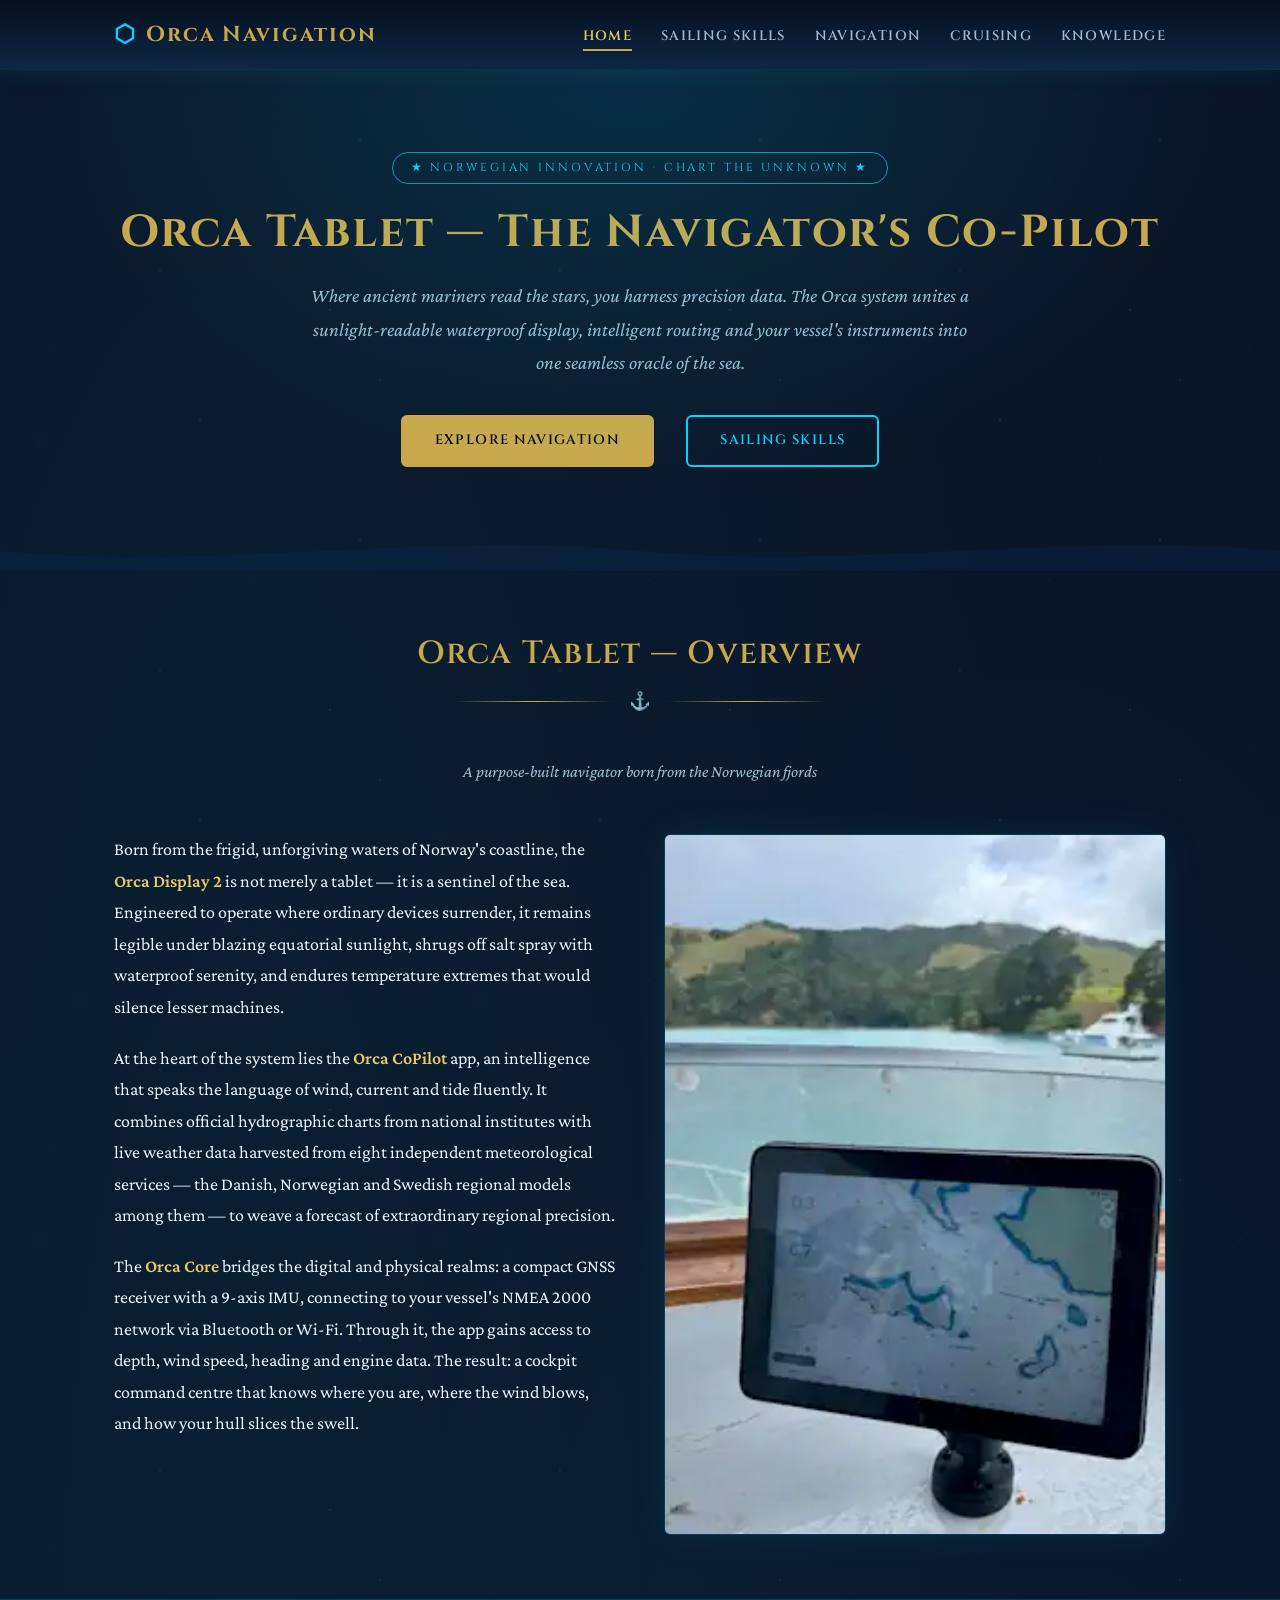
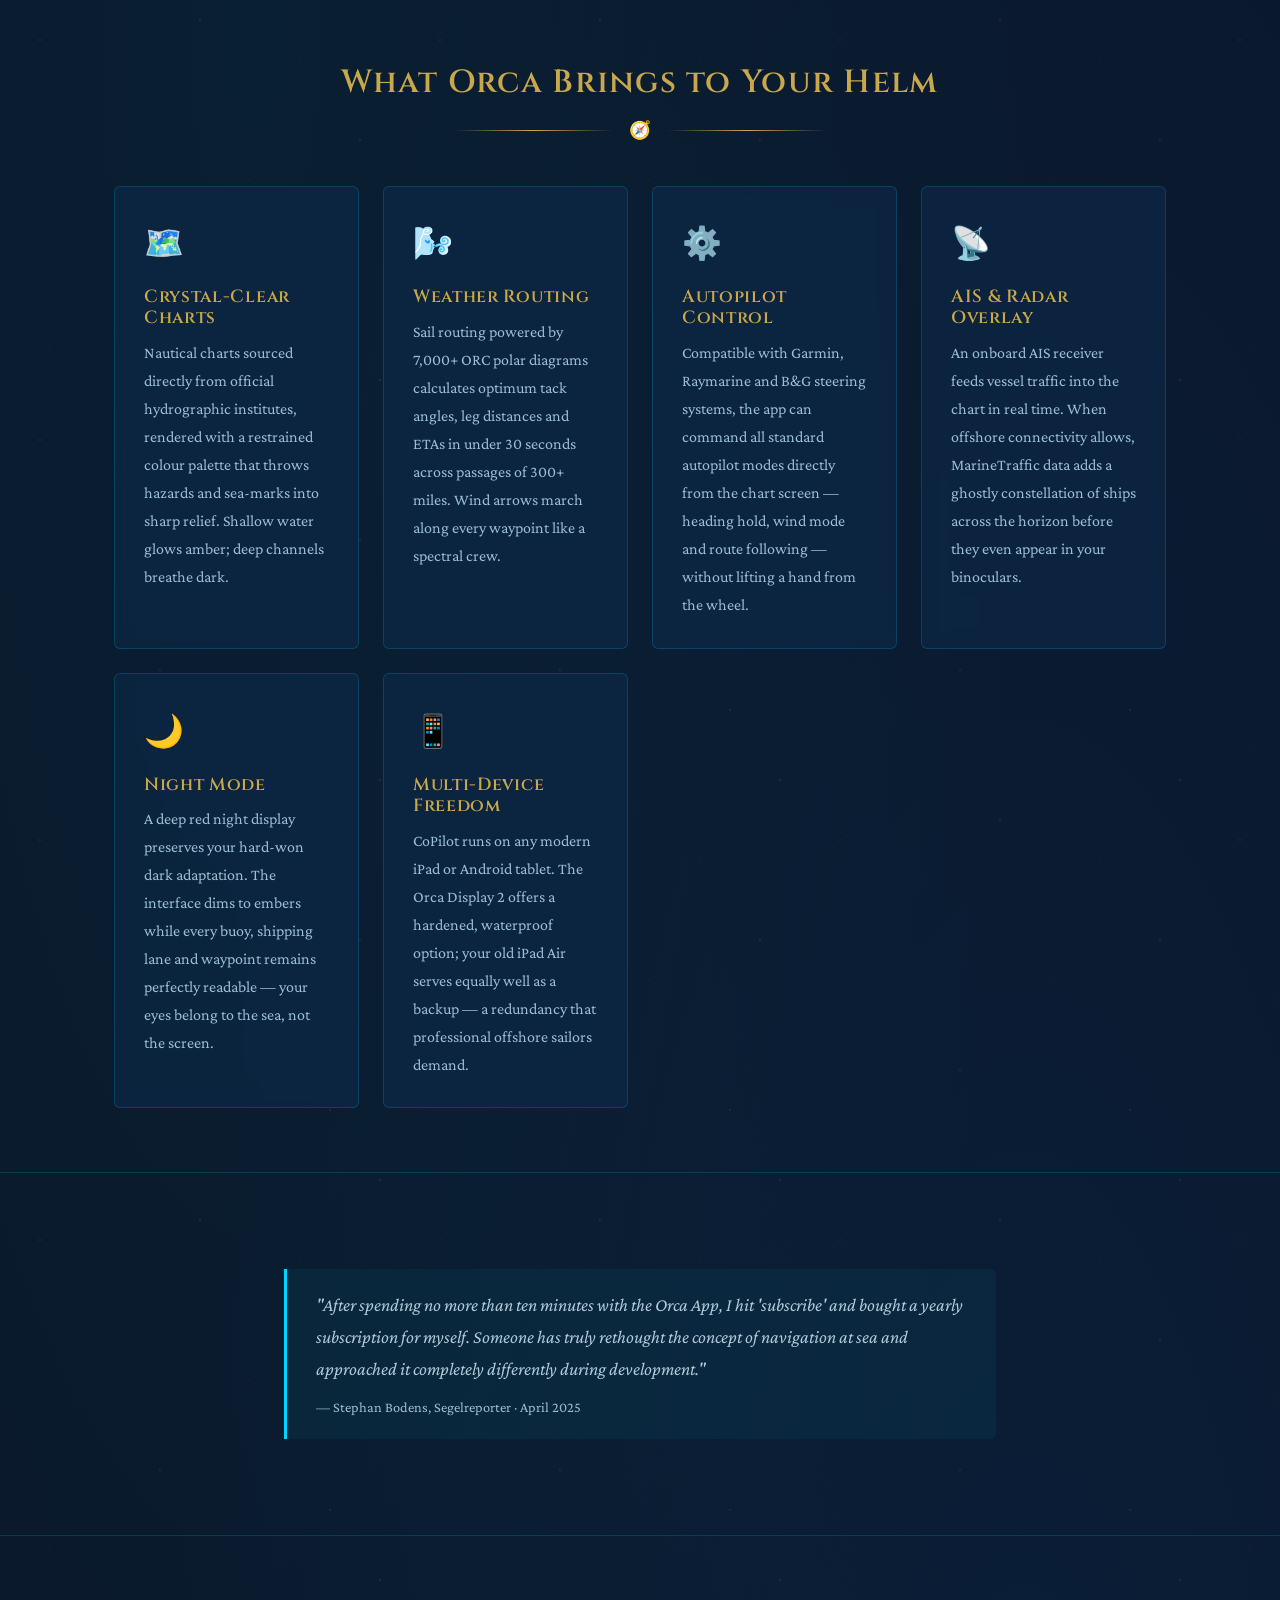
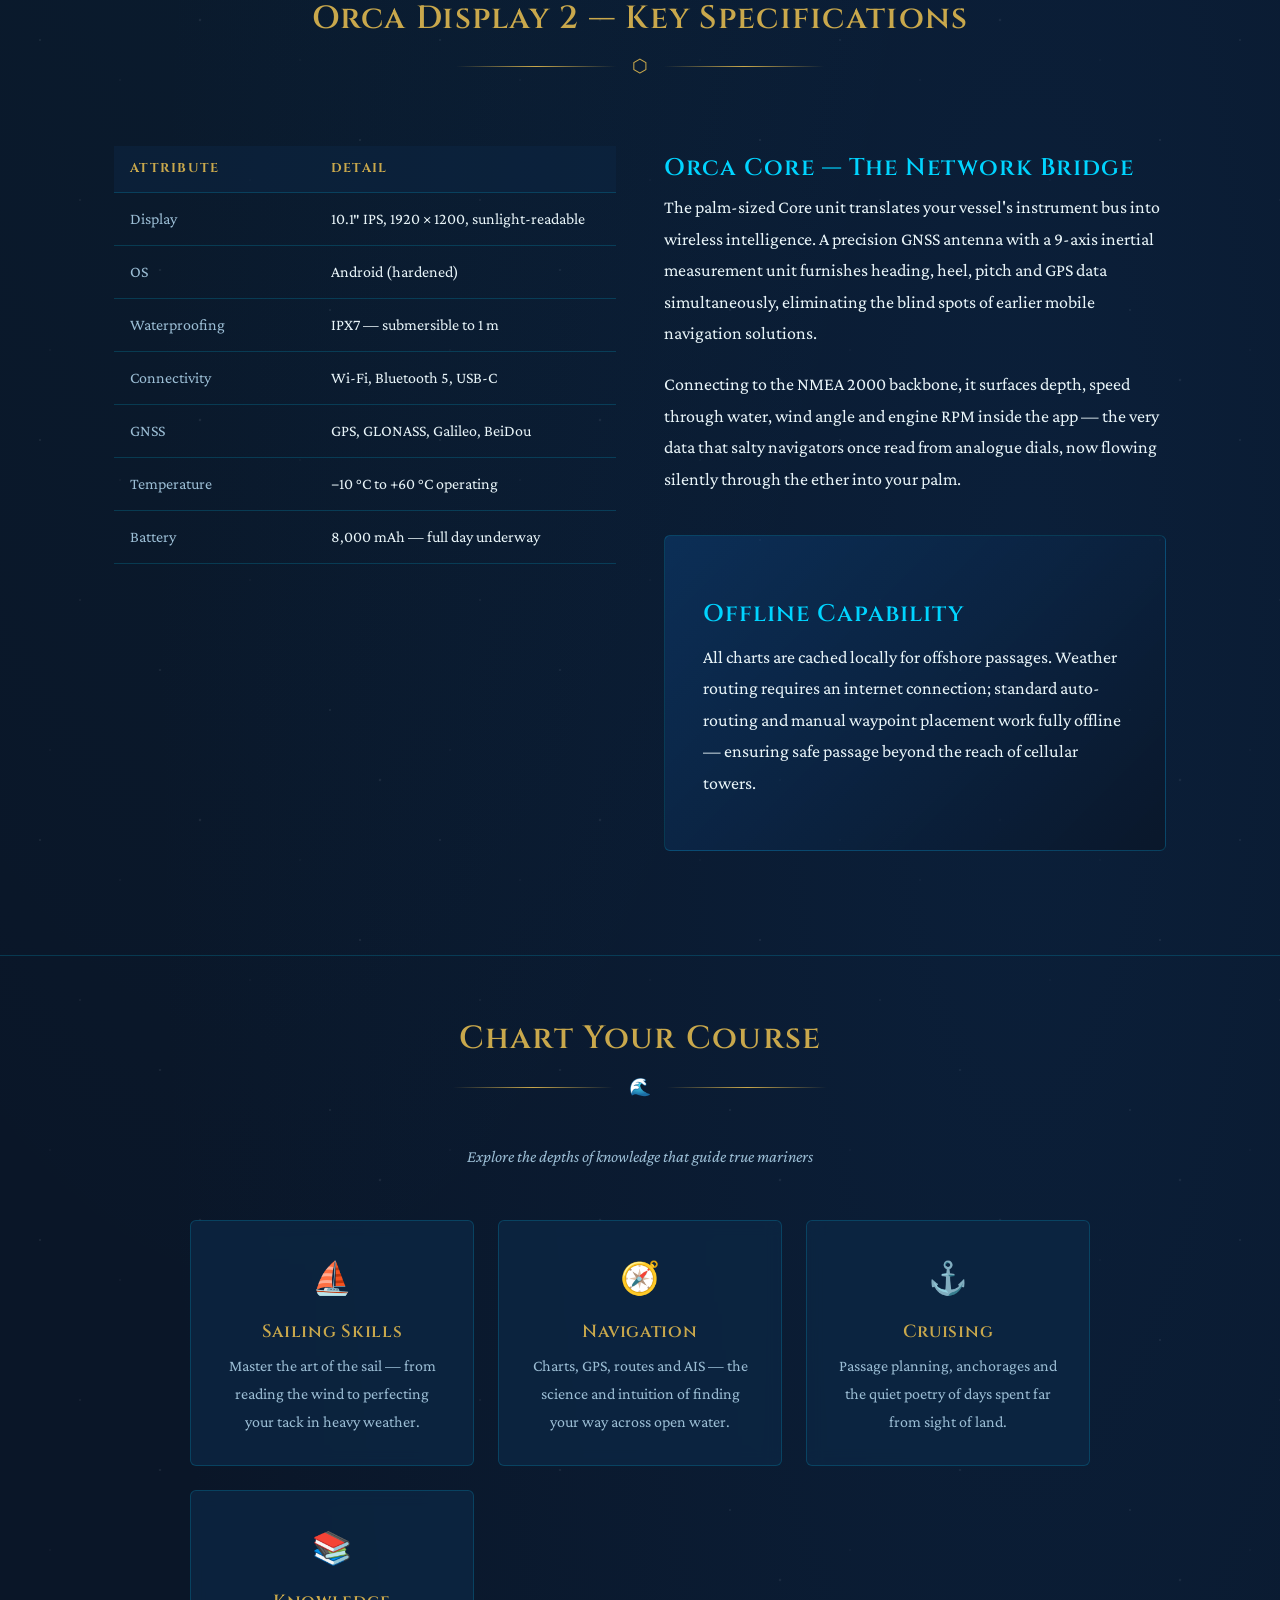
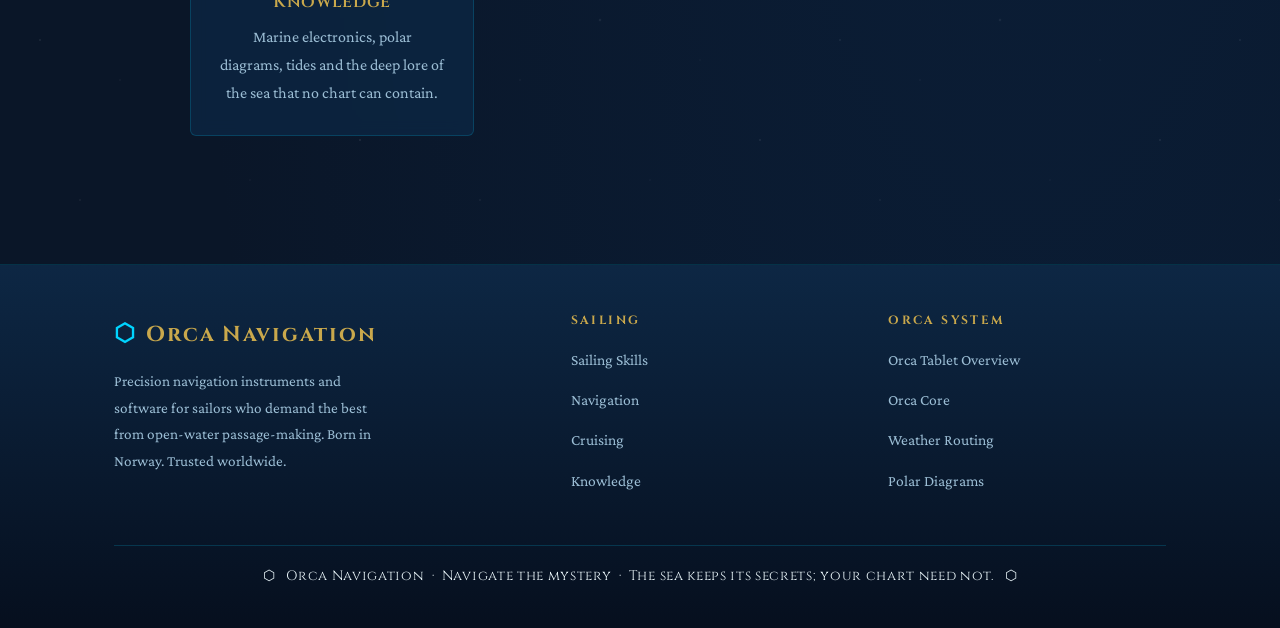
<file: index.html>
<!DOCTYPE html>
<html lang="en">
<head>
  <meta charset="UTF-8">
  <meta name="viewport" content="width=device-width, initial-scale=1.0">
  <title>Orca Navigation — Your Co-Pilot on Open Waters</title>
  <meta name="description" content="Orca Tablet is the ultimate navigation co-pilot for the cockpit. Discover clear chart display, intelligent weather routing, autopilot control and AIS integration.">
  <link rel="stylesheet" href="style.css">
</head>
<body>

  <!-- ===== HEADER ===== -->
  <header class="site-header">
    <div class="container">
      <a href="index.html" class="site-logo">
        <span class="logo-icon">⬡</span> Orca Navigation
      </a>
      <button class="nav-toggle" aria-label="Toggle menu" onclick="this.closest('header').querySelector('.site-nav').classList.toggle('open')">☰</button>
      <nav class="site-nav" aria-label="Main navigation">
        <ul>
          <li><a href="index.html" class="active">Home</a></li>
          <li><a href="sailing-skills.html">Sailing Skills</a></li>
          <li><a href="navigation.html">Navigation</a></li>
          <li><a href="cruising.html">Cruising</a></li>
          <li><a href="knowledge.html">Knowledge</a></li>
        </ul>
      </nav>
    </div>
  </header>

  <!-- ===== HERO ===== -->
  <section class="hero">
    <div class="container">
      <span class="hero-badge">★ Norwegian Innovation · Chart the Unknown ★</span>
      <h1>Orca Tablet — The Navigator's Co-Pilot</h1>
      <p class="hero-lead">
        Where ancient mariners read the stars, you harness precision data. The Orca system unites a sunlight-readable waterproof display, intelligent routing and your vessel's instruments into one seamless oracle of the sea.
      </p>
      <div class="gap-row">
        <a href="navigation.html" class="btn btn-primary">Explore Navigation</a>
        <a href="sailing-skills.html" class="btn btn-outline">Sailing Skills</a>
      </div>
    </div>
  </section>

  <!-- wave divider -->
  <div class="wave-divider">
    <svg viewBox="0 0 1200 60" preserveAspectRatio="none" height="40">
      <path d="M0,30 C200,60 400,0 600,30 C800,60 1000,0 1200,30 L1200,60 L0,60 Z" fill="rgba(13,59,110,0.18)"/>
    </svg>
  </div>

  <!-- ===== ORCA TABLET OVERVIEW ===== -->
  <section class="section">
    <div class="container">
      <h2 class="section-title">Orca Tablet — Overview</h2>
      <div class="ornament"><span>⚓</span></div>
      <p class="section-subtitle">A purpose-built navigator born from the Norwegian fjords</p>

      <div class="two-col">
        <div class="prose">
          <p>
            Born from the frigid, unforgiving waters of Norway's coastline, the <strong>Orca Display 2</strong> is not merely a tablet — it is a sentinel of the sea. Engineered to operate where ordinary devices surrender, it remains legible under blazing equatorial sunlight, shrugs off salt spray with waterproof serenity, and endures temperature extremes that would silence lesser machines.
          </p>
          <p>
            At the heart of the system lies the <strong>Orca CoPilot</strong> app, an intelligence that speaks the language of wind, current and tide fluently. It combines official hydrographic charts from national institutes with live weather data harvested from eight independent meteorological services — the Danish, Norwegian and Swedish regional models among them — to weave a forecast of extraordinary regional precision.
          </p>
          <p>
            The <strong>Orca Core</strong> bridges the digital and physical realms: a compact GNSS receiver with a 9-axis IMU, connecting to your vessel's NMEA 2000 network via Bluetooth or Wi-Fi. Through it, the app gains access to depth, wind speed, heading and engine data. The result: a cockpit command centre that knows where you are, where the wind blows, and how your hull slices the swell.
          </p>
        </div>
        <div class="img-frame">
          <img src="orca-dislplay-2-1100x1536-5.jpg" alt="Orca Display 2 mounted in a yacht cockpit" loading="lazy">
        </div>
      </div>
    </div>
  </section>

  <!-- ===== KEY FEATURES GRID ===== -->
  <section class="section">
    <div class="container">
      <h2 class="section-title">What Orca Brings to Your Helm</h2>
      <div class="ornament"><span>🧭</span></div>

      <div class="features-grid">

        <div class="card">
          <div class="card-icon">🗺️</div>
          <h3>Crystal-Clear Charts</h3>
          <p>Nautical charts sourced directly from official hydrographic institutes, rendered with a restrained colour palette that throws hazards and sea-marks into sharp relief. Shallow water glows amber; deep channels breathe dark.</p>
        </div>

        <div class="card">
          <div class="card-icon">🌬️</div>
          <h3>Weather Routing</h3>
          <p>Sail routing powered by 7,000+ ORC polar diagrams calculates optimum tack angles, leg distances and ETAs in under 30 seconds across passages of 300+ miles. Wind arrows march along every waypoint like a spectral crew.</p>
        </div>

        <div class="card">
          <div class="card-icon">⚙️</div>
          <h3>Autopilot Control</h3>
          <p>Compatible with Garmin, Raymarine and B&amp;G steering systems, the app can command all standard autopilot modes directly from the chart screen — heading hold, wind mode and route following — without lifting a hand from the wheel.</p>
        </div>

        <div class="card">
          <div class="card-icon">📡</div>
          <h3>AIS &amp; Radar Overlay</h3>
          <p>An onboard AIS receiver feeds vessel traffic into the chart in real time. When offshore connectivity allows, MarineTraffic data adds a ghostly constellation of ships across the horizon before they even appear in your binoculars.</p>
        </div>

        <div class="card">
          <div class="card-icon">🌙</div>
          <h3>Night Mode</h3>
          <p>A deep red night display preserves your hard-won dark adaptation. The interface dims to embers while every buoy, shipping lane and waypoint remains perfectly readable — your eyes belong to the sea, not the screen.</p>
        </div>

        <div class="card">
          <div class="card-icon">📱</div>
          <h3>Multi-Device Freedom</h3>
          <p>CoPilot runs on any modern iPad or Android tablet. The Orca Display 2 offers a hardened, waterproof option; your old iPad Air serves equally well as a backup — a redundancy that professional offshore sailors demand.</p>
        </div>

      </div>
    </div>
  </section>

  <!-- ===== QUOTE ===== -->
  <section class="section">
    <div class="container" style="max-width:760px">
      <div class="blockquote">
        "After spending no more than ten minutes with the Orca App, I hit 'subscribe' and bought a yearly subscription for myself. Someone has truly rethought the concept of navigation at sea and approached it completely differently during development."
        <cite>— Stephan Bodens, Segelreporter · April 2025</cite>
      </div>
    </div>
  </section>

  <!-- ===== SPECS ===== -->
  <section class="section">
    <div class="container">
      <h2 class="section-title">Orca Display 2 — Key Specifications</h2>
      <div class="ornament"><span>⬡</span></div>

      <div class="two-col">
        <div>
          <table class="spec-table">
            <thead><tr><th>Attribute</th><th>Detail</th></tr></thead>
            <tbody>
              <tr><td>Display</td><td>10.1″ IPS, 1920 × 1200, sunlight-readable</td></tr>
              <tr><td>OS</td><td>Android (hardened)</td></tr>
              <tr><td>Waterproofing</td><td>IPX7 — submersible to 1 m</td></tr>
              <tr><td>Connectivity</td><td>Wi-Fi, Bluetooth 5, USB-C</td></tr>
              <tr><td>GNSS</td><td>GPS, GLONASS, Galileo, BeiDou</td></tr>
              <tr><td>Temperature</td><td>−10 °C to +60 °C operating</td></tr>
              <tr><td>Battery</td><td>8,000 mAh — full day underway</td></tr>
            </tbody>
          </table>
        </div>
        <div class="prose">
          <h3>Orca Core — The Network Bridge</h3>
          <p>
            The palm-sized Core unit translates your vessel's instrument bus into wireless intelligence. A precision GNSS antenna with a 9-axis inertial measurement unit furnishes heading, heel, pitch and GPS data simultaneously, eliminating the blind spots of earlier mobile navigation solutions.
          </p>
          <p>
            Connecting to the NMEA 2000 backbone, it surfaces depth, speed through water, wind angle and engine RPM inside the app — the very data that salty navigators once read from analogue dials, now flowing silently through the ether into your palm.
          </p>
          <div class="highlight-box">
            <h3>Offline Capability</h3>
            <p>All charts are cached locally for offshore passages. Weather routing requires an internet connection; standard auto-routing and manual waypoint placement work fully offline — ensuring safe passage beyond the reach of cellular towers.</p>
          </div>
        </div>
      </div>
    </div>
  </section>

  <!-- ===== NAVIGATION LINKS ===== -->
  <section class="section">
    <div class="container text-center">
      <h2 class="section-title">Chart Your Course</h2>
      <div class="ornament"><span>🌊</span></div>
      <p class="section-subtitle">Explore the depths of knowledge that guide true mariners</p>

      <div class="features-grid" style="max-width:900px; margin: 0 auto;">
        <a href="sailing-skills.html" class="card" style="text-decoration:none">
          <div class="card-icon">⛵</div>
          <h3>Sailing Skills</h3>
          <p>Master the art of the sail — from reading the wind to perfecting your tack in heavy weather.</p>
        </a>
        <a href="navigation.html" class="card" style="text-decoration:none">
          <div class="card-icon">🧭</div>
          <h3>Navigation</h3>
          <p>Charts, GPS, routes and AIS — the science and intuition of finding your way across open water.</p>
        </a>
        <a href="cruising.html" class="card" style="text-decoration:none">
          <div class="card-icon">⚓</div>
          <h3>Cruising</h3>
          <p>Passage planning, anchorages and the quiet poetry of days spent far from sight of land.</p>
        </a>
        <a href="knowledge.html" class="card" style="text-decoration:none">
          <div class="card-icon">📚</div>
          <h3>Knowledge</h3>
          <p>Marine electronics, polar diagrams, tides and the deep lore of the sea that no chart can contain.</p>
        </a>
      </div>
    </div>
  </section>

  <!-- ===== FOOTER ===== -->
  <footer class="site-footer">
    <div class="container">
      <div class="footer-inner">
        <div class="footer-brand">
          <a href="index.html" class="site-logo"><span class="logo-icon">⬡</span> Orca Navigation</a>
          <p>Precision navigation instruments and software for sailors who demand the best from open-water passage-making. Born in Norway. Trusted worldwide.</p>
        </div>
        <nav class="footer-nav" aria-label="Footer navigation">
          <h4>Sailing</h4>
          <ul>
            <li><a href="sailing-skills.html">Sailing Skills</a></li>
            <li><a href="navigation.html">Navigation</a></li>
            <li><a href="cruising.html">Cruising</a></li>
            <li><a href="knowledge.html">Knowledge</a></li>
          </ul>
        </nav>
        <nav class="footer-nav" aria-label="Footer secondary navigation">
          <h4>Orca System</h4>
          <ul>
            <li><a href="index.html">Orca Tablet Overview</a></li>
            <li><a href="navigation.html#orca-core">Orca Core</a></li>
            <li><a href="navigation.html#weather-routing">Weather Routing</a></li>
            <li><a href="knowledge.html#polar">Polar Diagrams</a></li>
          </ul>
        </nav>
      </div>
      <div class="footer-bottom">
        <p>⬡ &nbsp; Orca Navigation &nbsp;·&nbsp; Navigate the mystery &nbsp;·&nbsp; The sea keeps its secrets; your chart need not. &nbsp; ⬡</p>
      </div>
    </div>
  </footer>

</body>
</html>
</file>
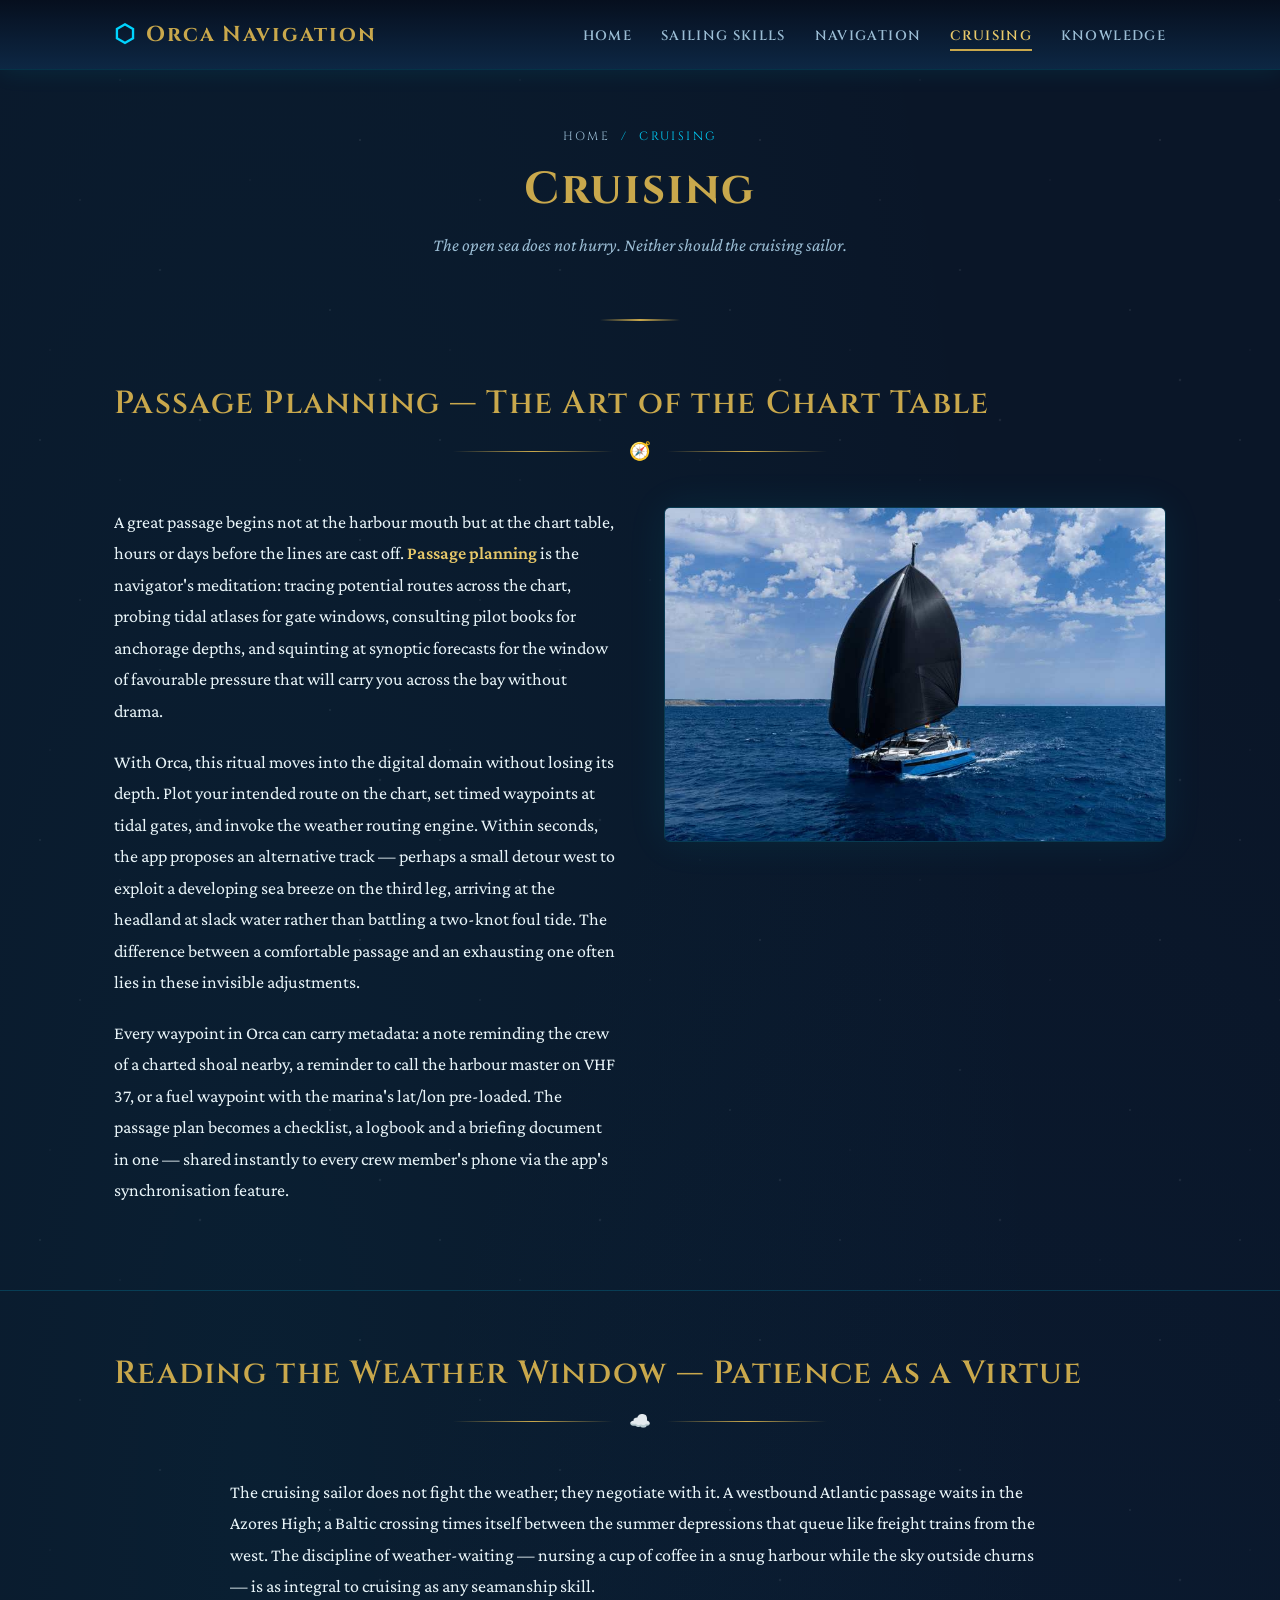
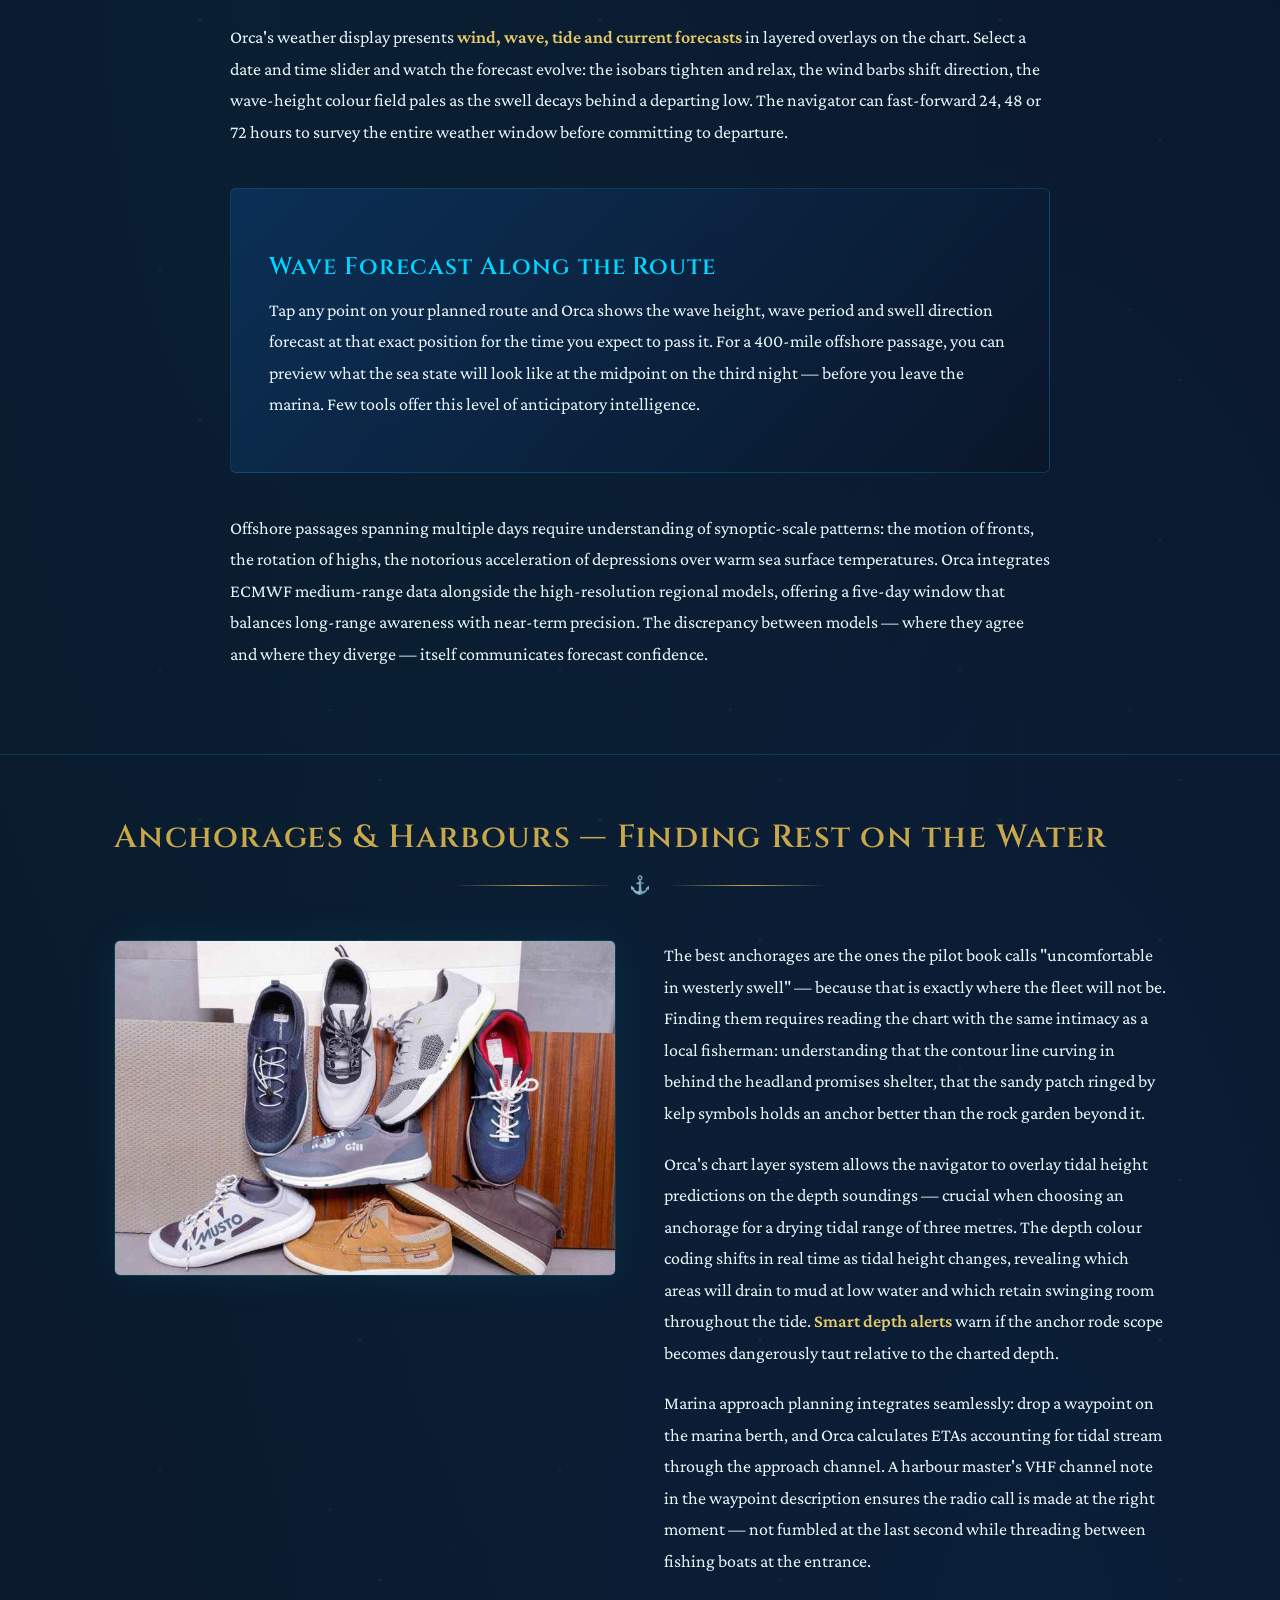
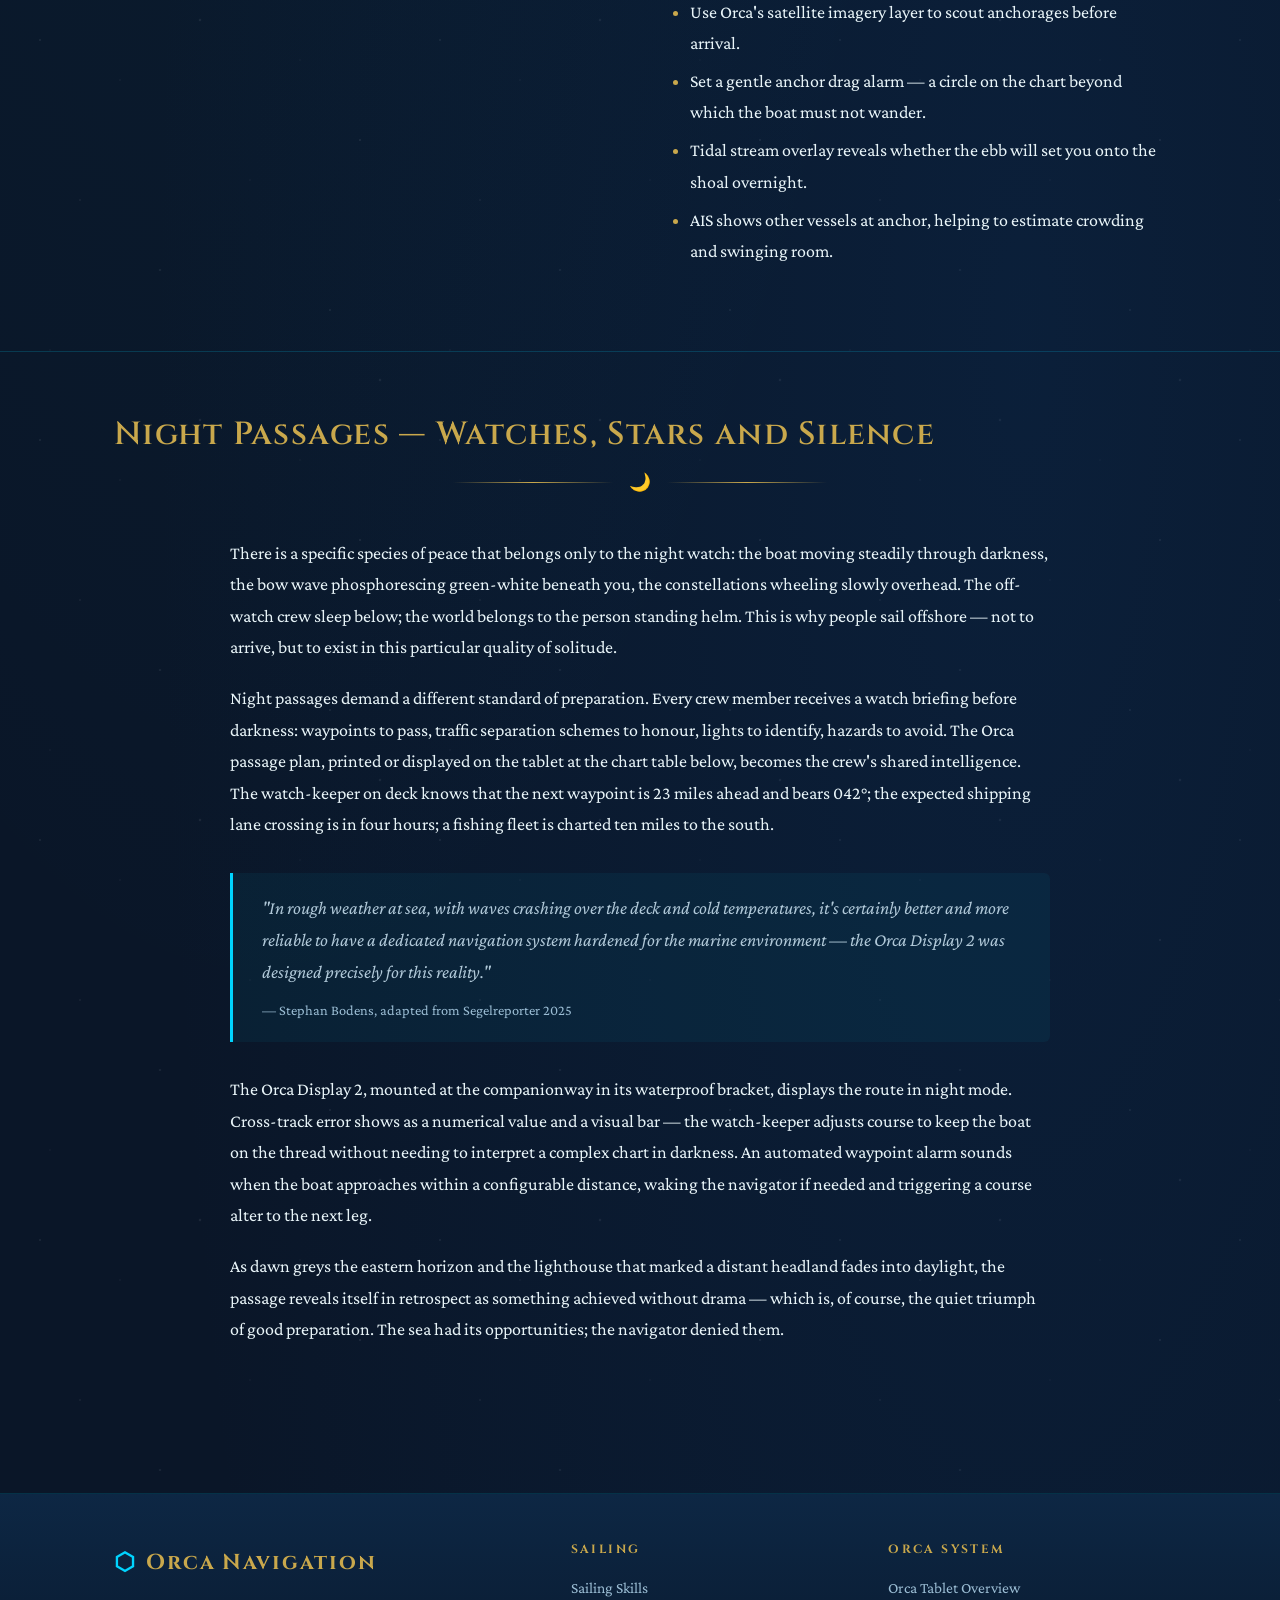
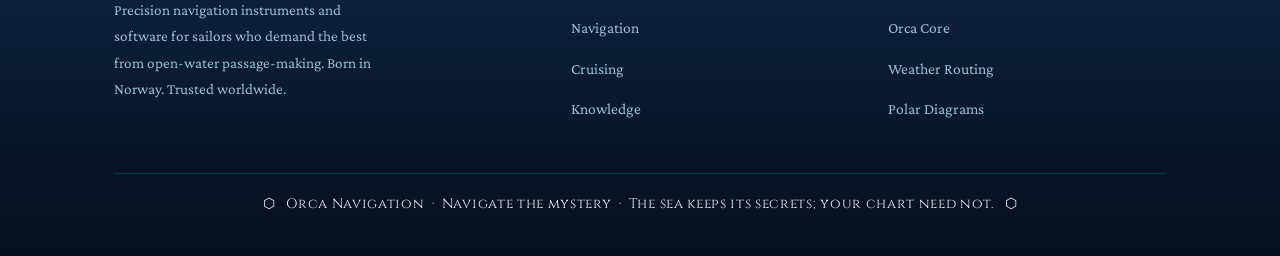
<file: cruising.html>
<!DOCTYPE html>
<html lang="en">
<head>
  <meta charset="UTF-8">
  <meta name="viewport" content="width=device-width, initial-scale=1.0">
  <title>Cruising — Orca Navigation</title>
  <meta name="description" content="Discover the art of cruising: passage planning, anchorage selection, provisioning, night watch routines and the quiet freedom of offshore yachting.">
  <link rel="stylesheet" href="style.css">
</head>
<body>

  <!-- ===== HEADER ===== -->
  <header class="site-header">
    <div class="container">
      <a href="index.html" class="site-logo">
        <span class="logo-icon">⬡</span> Orca Navigation
      </a>
      <button class="nav-toggle" aria-label="Toggle menu" onclick="this.closest('header').querySelector('.site-nav').classList.toggle('open')">☰</button>
      <nav class="site-nav" aria-label="Main navigation">
        <ul>
          <li><a href="index.html">Home</a></li>
          <li><a href="sailing-skills.html">Sailing Skills</a></li>
          <li><a href="navigation.html">Navigation</a></li>
          <li><a href="cruising.html" class="active">Cruising</a></li>
          <li><a href="knowledge.html">Knowledge</a></li>
        </ul>
      </nav>
    </div>
  </header>

  <!-- ===== PAGE HERO ===== -->
  <section class="page-hero">
    <div class="container">
      <p class="breadcrumb"><a href="index.html">Home</a> &nbsp;/&nbsp; Cruising</p>
      <h1>Cruising</h1>
      <p style="color:var(--text-secondary); font-style:italic; margin-top:0.8rem;">The open sea does not hurry. Neither should the cruising sailor.</p>
    </div>
  </section>

  <!-- ===== SECTION 1: PASSAGE PLANNING ===== -->
  <section class="section">
    <div class="container">
      <h2>Passage Planning — The Art of the Chart Table</h2>
      <div class="ornament"><span>🧭</span></div>

      <div class="two-col">
        <div class="prose">
          <p>
            A great passage begins not at the harbour mouth but at the chart table, hours or days before the lines are cast off. <strong>Passage planning</strong> is the navigator's meditation: tracing potential routes across the chart, probing tidal atlases for gate windows, consulting pilot books for anchorage depths, and squinting at synoptic forecasts for the window of favourable pressure that will carry you across the bay without drama.
          </p>
          <p>
            With Orca, this ritual moves into the digital domain without losing its depth. Plot your intended route on the chart, set timed waypoints at tidal gates, and invoke the weather routing engine. Within seconds, the app proposes an alternative track — perhaps a small detour west to exploit a developing sea breeze on the third leg, arriving at the headland at slack water rather than battling a two-knot foul tide. The difference between a comfortable passage and an exhausting one often lies in these invisible adjustments.
          </p>
          <p>
            Every waypoint in Orca can carry metadata: a note reminding the crew of a charted shoal nearby, a reminder to call the harbour master on VHF 37, or a fuel waypoint with the marina's lat/lon pre-loaded. The passage plan becomes a checklist, a logbook and a briefing document in one — shared instantly to every crew member's phone via the app's synchronisation feature.
          </p>
        </div>
        <div class="img-frame" style="max-height:420px">
          <img src="250723-ugo-fonolla-0372_a049a154a07384807fbe9b464a437ad4-1.jpg"
               alt="Yacht at sea during a cruising passage" loading="lazy">
        </div>
      </div>
    </div>
  </section>

  <!-- ===== SECTION 2: WEATHER WINDOW ===== -->
  <section class="section">
    <div class="container">
      <h2>Reading the Weather Window — Patience as a Virtue</h2>
      <div class="ornament"><span>☁️</span></div>

      <div class="prose" style="max-width:820px; margin:0 auto">
        <p>
          The cruising sailor does not fight the weather; they negotiate with it. A westbound Atlantic passage waits in the Azores High; a Baltic crossing times itself between the summer depressions that queue like freight trains from the west. The discipline of weather-waiting — nursing a cup of coffee in a snug harbour while the sky outside churns — is as integral to cruising as any seamanship skill.
        </p>
        <p>
          Orca's weather display presents <strong>wind, wave, tide and current forecasts</strong> in layered overlays on the chart. Select a date and time slider and watch the forecast evolve: the isobars tighten and relax, the wind barbs shift direction, the wave-height colour field pales as the swell decays behind a departing low. The navigator can fast-forward 24, 48 or 72 hours to survey the entire weather window before committing to departure.
        </p>

        <div class="highlight-box">
          <h3>Wave Forecast Along the Route</h3>
          <p>Tap any point on your planned route and Orca shows the wave height, wave period and swell direction forecast at that exact position for the time you expect to pass it. For a 400-mile offshore passage, you can preview what the sea state will look like at the midpoint on the third night — before you leave the marina. Few tools offer this level of anticipatory intelligence.</p>
        </div>

        <p>
          Offshore passages spanning multiple days require understanding of synoptic-scale patterns: the motion of fronts, the rotation of highs, the notorious acceleration of depressions over warm sea surface temperatures. Orca integrates ECMWF medium-range data alongside the high-resolution regional models, offering a five-day window that balances long-range awareness with near-term precision. The discrepancy between models — where they agree and where they diverge — itself communicates forecast confidence.
        </p>
      </div>
    </div>
  </section>

  <!-- ===== SECTION 3: ANCHORAGES ===== -->
  <section class="section">
    <div class="container">
      <h2>Anchorages &amp; Harbours — Finding Rest on the Water</h2>
      <div class="ornament"><span>⚓</span></div>

      <div class="two-col">
        <div class="img-frame" style="max-height:380px">
          <img src="yacht_20250219_202505_new-img_82-1-img-u2HzhLOv.jpg"
               alt="Yacht at anchor in a sheltered bay" loading="lazy">
        </div>
        <div class="prose">
          <p>
            The best anchorages are the ones the pilot book calls "uncomfortable in westerly swell" — because that is exactly where the fleet will not be. Finding them requires reading the chart with the same intimacy as a local fisherman: understanding that the contour line curving in behind the headland promises shelter, that the sandy patch ringed by kelp symbols holds an anchor better than the rock garden beyond it.
          </p>
          <p>
            Orca's chart layer system allows the navigator to overlay tidal height predictions on the depth soundings — crucial when choosing an anchorage for a drying tidal range of three metres. The depth colour coding shifts in real time as tidal height changes, revealing which areas will drain to mud at low water and which retain swinging room throughout the tide. <strong>Smart depth alerts</strong> warn if the anchor rode scope becomes dangerously taut relative to the charted depth.
          </p>
          <p>
            Marina approach planning integrates seamlessly: drop a waypoint on the marina berth, and Orca calculates ETAs accounting for tidal stream through the approach channel. A harbour master's VHF channel note in the waypoint description ensures the radio call is made at the right moment — not fumbled at the last second while threading between fishing boats at the entrance.
          </p>
          <ul>
            <li>Use Orca's satellite imagery layer to scout anchorages before arrival.</li>
            <li>Set a gentle anchor drag alarm — a circle on the chart beyond which the boat must not wander.</li>
            <li>Tidal stream overlay reveals whether the ebb will set you onto the shoal overnight.</li>
            <li>AIS shows other vessels at anchor, helping to estimate crowding and swinging room.</li>
          </ul>
        </div>
      </div>
    </div>
  </section>

  <!-- ===== SECTION 4: NIGHT PASSAGES ===== -->
  <section class="section">
    <div class="container">
      <h2>Night Passages — Watches, Stars and Silence</h2>
      <div class="ornament"><span>🌙</span></div>

      <div class="prose" style="max-width:820px; margin:0 auto">
        <p>
          There is a specific species of peace that belongs only to the night watch: the boat moving steadily through darkness, the bow wave phosphorescing green-white beneath you, the constellations wheeling slowly overhead. The off-watch crew sleep below; the world belongs to the person standing helm. This is why people sail offshore — not to arrive, but to exist in this particular quality of solitude.
        </p>
        <p>
          Night passages demand a different standard of preparation. Every crew member receives a watch briefing before darkness: waypoints to pass, traffic separation schemes to honour, lights to identify, hazards to avoid. The Orca passage plan, printed or displayed on the tablet at the chart table below, becomes the crew's shared intelligence. The watch-keeper on deck knows that the next waypoint is 23 miles ahead and bears 042°; the expected shipping lane crossing is in four hours; a fishing fleet is charted ten miles to the south.
        </p>

        <div class="blockquote">
          "In rough weather at sea, with waves crashing over the deck and cold temperatures, it's certainly better and more reliable to have a dedicated navigation system hardened for the marine environment — the Orca Display 2 was designed precisely for this reality."
          <cite>— Stephan Bodens, adapted from Segelreporter 2025</cite>
        </div>

        <p>
          The Orca Display 2, mounted at the companionway in its waterproof bracket, displays the route in night mode. Cross-track error shows as a numerical value and a visual bar — the watch-keeper adjusts course to keep the boat on the thread without needing to interpret a complex chart in darkness. An automated waypoint alarm sounds when the boat approaches within a configurable distance, waking the navigator if needed and triggering a course alter to the next leg.
        </p>
        <p>
          As dawn greys the eastern horizon and the lighthouse that marked a distant headland fades into daylight, the passage reveals itself in retrospect as something achieved without drama — which is, of course, the quiet triumph of good preparation. The sea had its opportunities; the navigator denied them.
        </p>
      </div>
    </div>
  </section>

  <!-- ===== FOOTER ===== -->
  <footer class="site-footer">
    <div class="container">
      <div class="footer-inner">
        <div class="footer-brand">
          <a href="index.html" class="site-logo"><span class="logo-icon">⬡</span> Orca Navigation</a>
          <p>Precision navigation instruments and software for sailors who demand the best from open-water passage-making. Born in Norway. Trusted worldwide.</p>
        </div>
        <nav class="footer-nav" aria-label="Footer navigation">
          <h4>Sailing</h4>
          <ul>
            <li><a href="sailing-skills.html">Sailing Skills</a></li>
            <li><a href="navigation.html">Navigation</a></li>
            <li><a href="cruising.html">Cruising</a></li>
            <li><a href="knowledge.html">Knowledge</a></li>
          </ul>
        </nav>
        <nav class="footer-nav" aria-label="Footer secondary navigation">
          <h4>Orca System</h4>
          <ul>
            <li><a href="index.html">Orca Tablet Overview</a></li>
            <li><a href="navigation.html#orca-core">Orca Core</a></li>
            <li><a href="navigation.html#weather-routing">Weather Routing</a></li>
            <li><a href="knowledge.html#polar">Polar Diagrams</a></li>
          </ul>
        </nav>
      </div>
      <div class="footer-bottom">
        <p>⬡ &nbsp; Orca Navigation &nbsp;·&nbsp; Navigate the mystery &nbsp;·&nbsp; The sea keeps its secrets; your chart need not. &nbsp; ⬡</p>
      </div>
    </div>
  </footer>

</body>
</html>
</file>
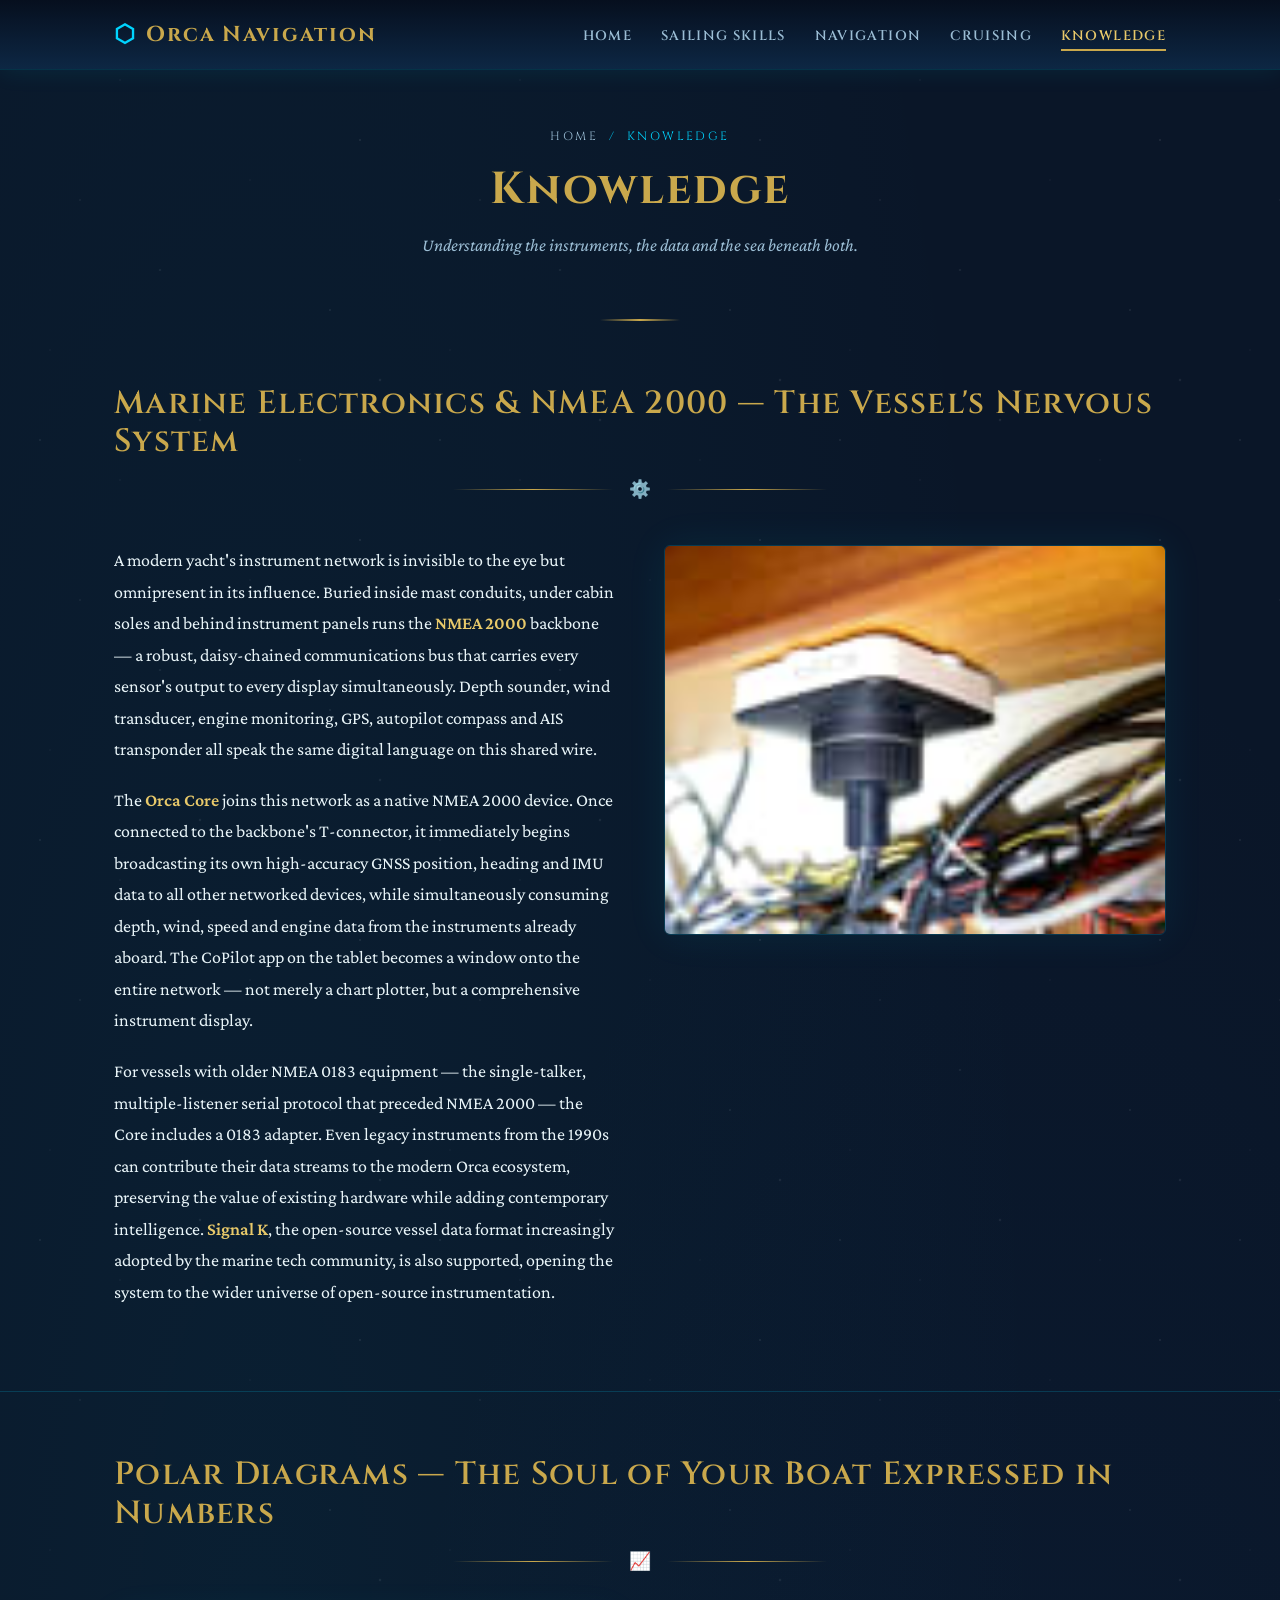
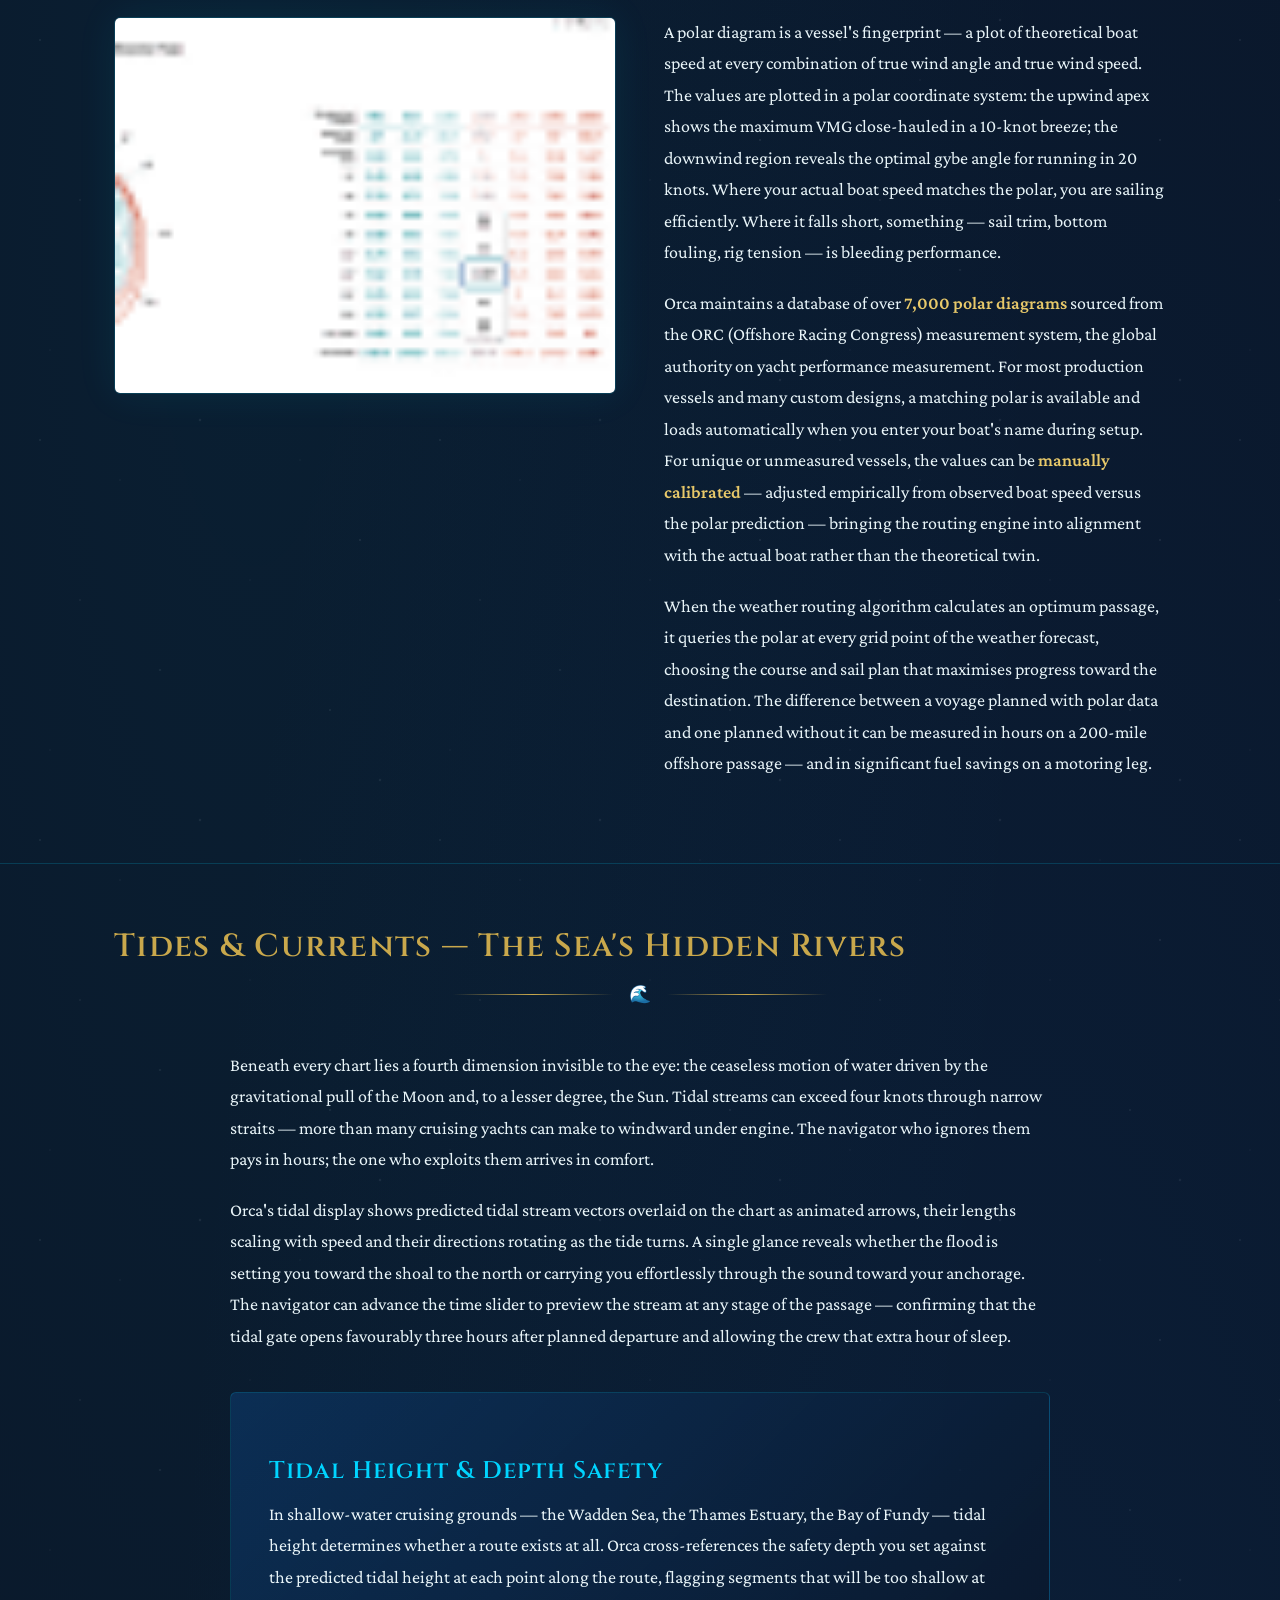
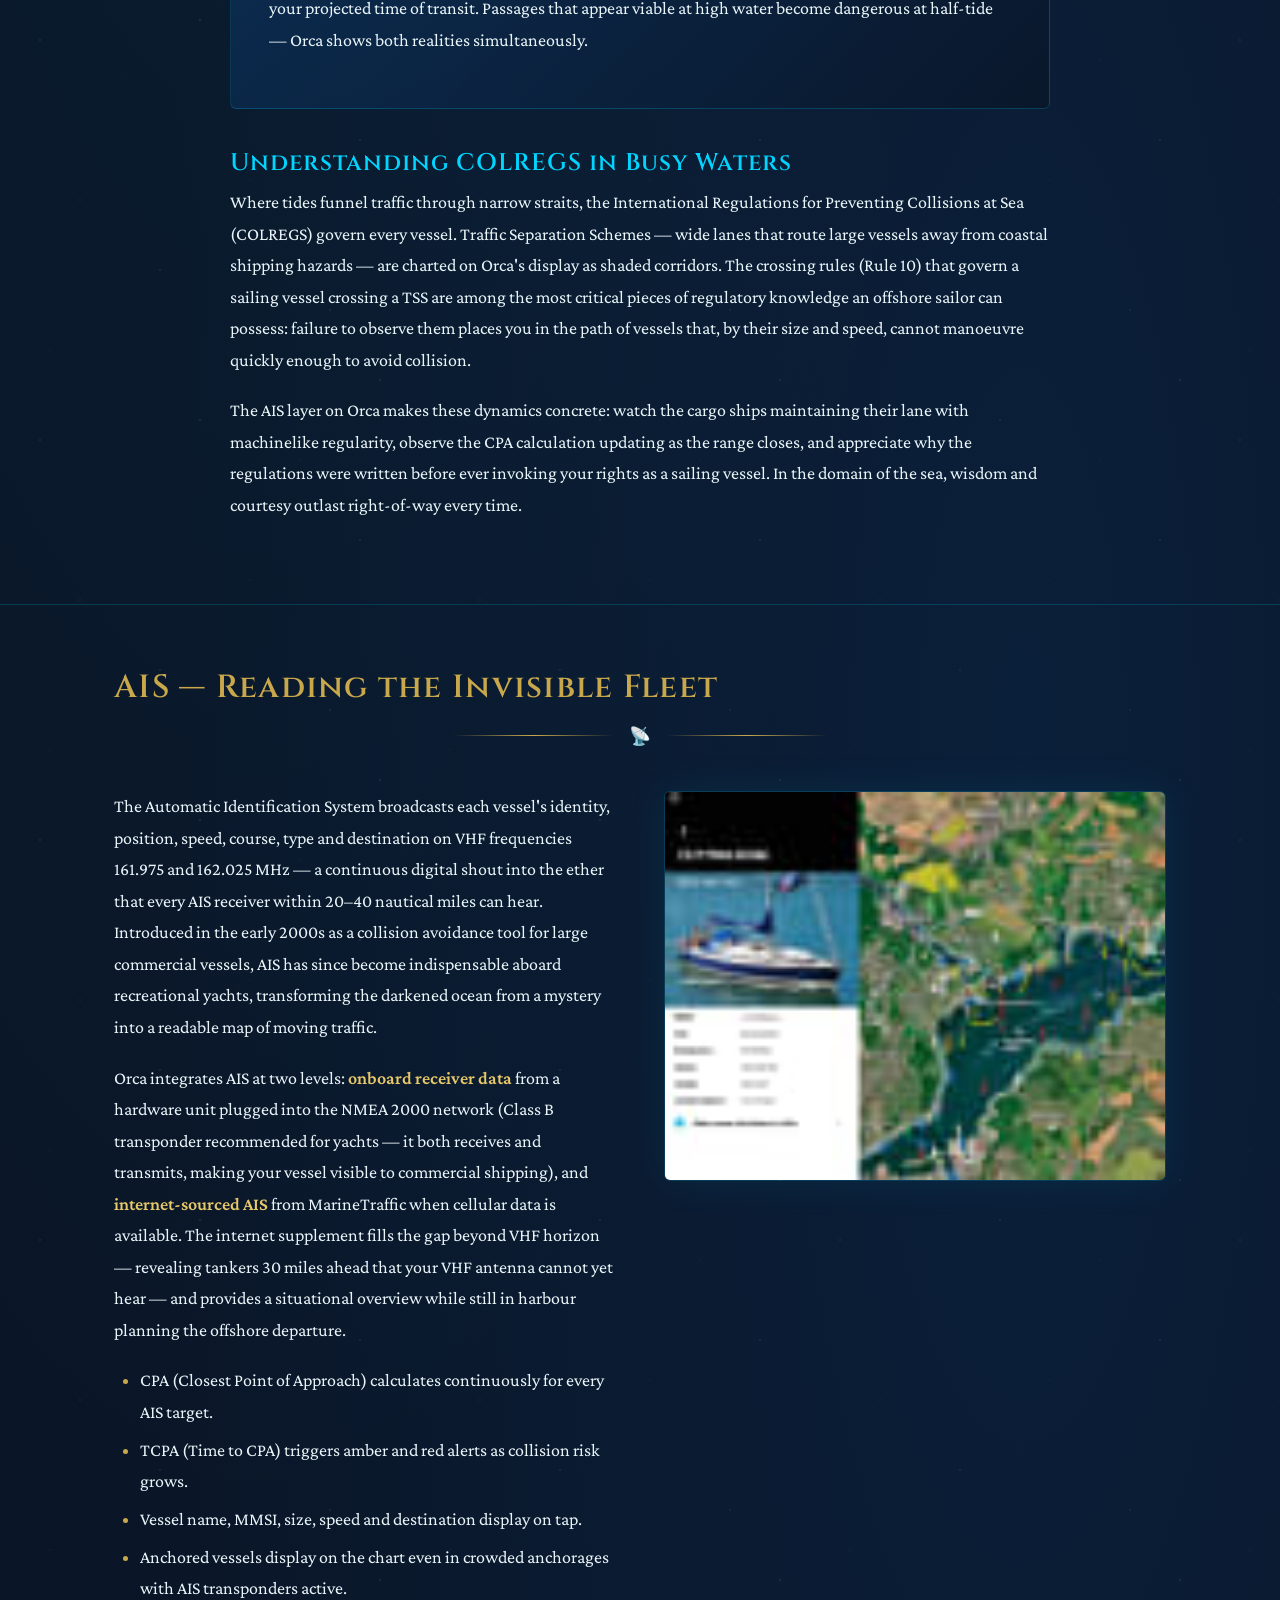
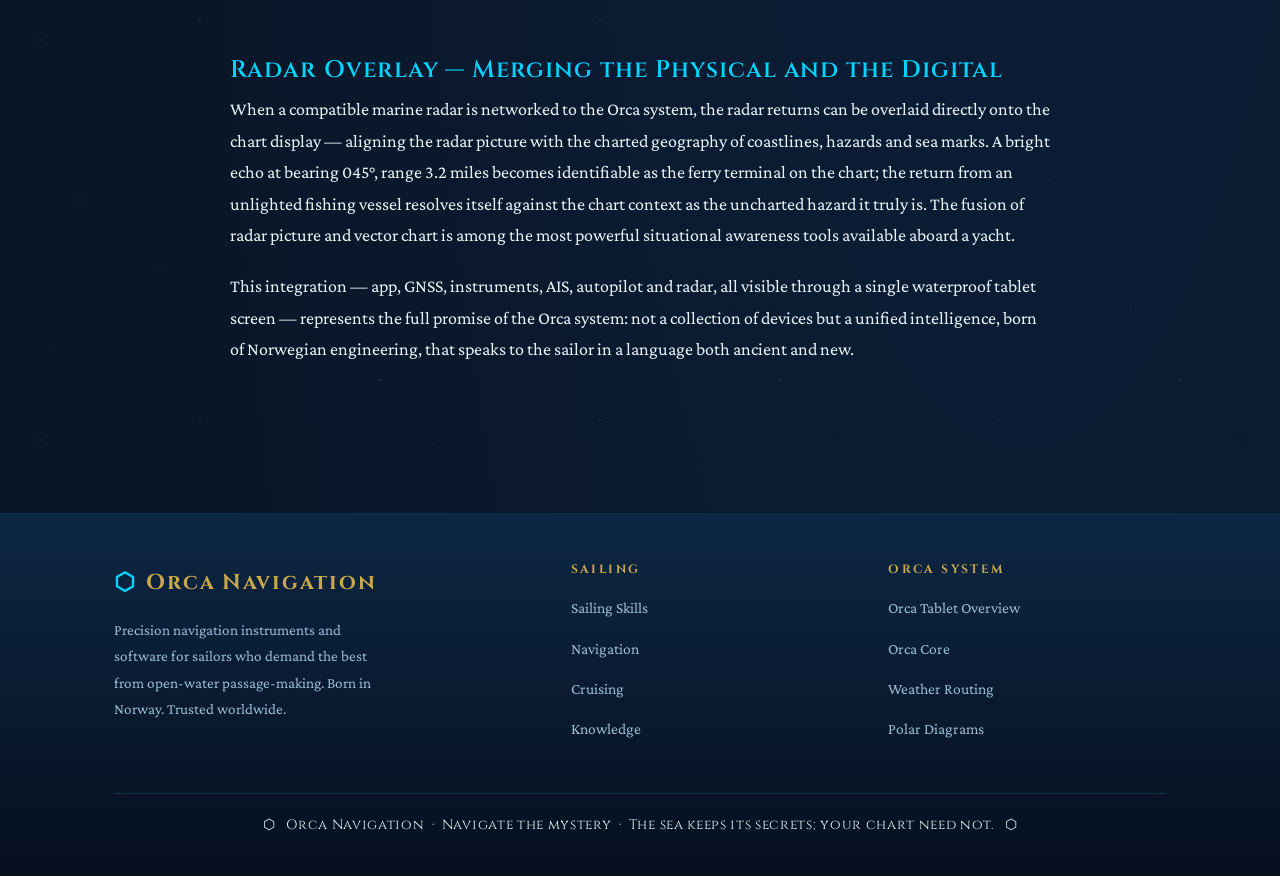
<file: knowledge.html>
<!DOCTYPE html>
<html lang="en">
<head>
  <meta charset="UTF-8">
  <meta name="viewport" content="width=device-width, initial-scale=1.0">
  <title>Knowledge — Orca Navigation</title>
  <meta name="description" content="Deep maritime knowledge: NMEA 2000 networks, polar diagrams, tides and currents, AIS technology, and the lore of the sea that underpins modern navigation.">
  <link rel="stylesheet" href="style.css">
</head>
<body>

  <!-- ===== HEADER ===== -->
  <header class="site-header">
    <div class="container">
      <a href="index.html" class="site-logo">
        <span class="logo-icon">⬡</span> Orca Navigation
      </a>
      <button class="nav-toggle" aria-label="Toggle menu" onclick="this.closest('header').querySelector('.site-nav').classList.toggle('open')">☰</button>
      <nav class="site-nav" aria-label="Main navigation">
        <ul>
          <li><a href="index.html">Home</a></li>
          <li><a href="sailing-skills.html">Sailing Skills</a></li>
          <li><a href="navigation.html">Navigation</a></li>
          <li><a href="cruising.html">Cruising</a></li>
          <li><a href="knowledge.html" class="active">Knowledge</a></li>
        </ul>
      </nav>
    </div>
  </header>

  <!-- ===== PAGE HERO ===== -->
  <section class="page-hero">
    <div class="container">
      <p class="breadcrumb"><a href="index.html">Home</a> &nbsp;/&nbsp; Knowledge</p>
      <h1>Knowledge</h1>
      <p style="color:var(--text-secondary); font-style:italic; margin-top:0.8rem;">Understanding the instruments, the data and the sea beneath both.</p>
    </div>
  </section>

  <!-- ===== SECTION 1: NMEA 2000 ===== -->
  <section class="section">
    <div class="container">
      <h2>Marine Electronics &amp; NMEA 2000 — The Vessel's Nervous System</h2>
      <div class="ornament"><span>⚙️</span></div>

      <div class="two-col">
        <div class="prose">
          <p>
            A modern yacht's instrument network is invisible to the eye but omnipresent in its influence. Buried inside mast conduits, under cabin soles and behind instrument panels runs the <strong>NMEA 2000</strong> backbone — a robust, daisy-chained communications bus that carries every sensor's output to every display simultaneously. Depth sounder, wind transducer, engine monitoring, GPS, autopilot compass and AIS transponder all speak the same digital language on this shared wire.
          </p>
          <p>
            The <strong>Orca Core</strong> joins this network as a native NMEA 2000 device. Once connected to the backbone's T-connector, it immediately begins broadcasting its own high-accuracy GNSS position, heading and IMU data to all other networked devices, while simultaneously consuming depth, wind, speed and engine data from the instruments already aboard. The CoPilot app on the tablet becomes a window onto the entire network — not merely a chart plotter, but a comprehensive instrument display.
          </p>
          <p>
            For vessels with older NMEA 0183 equipment — the single-talker, multiple-listener serial protocol that preceded NMEA 2000 — the Core includes a 0183 adapter. Even legacy instruments from the 1990s can contribute their data streams to the modern Orca ecosystem, preserving the value of existing hardware while adding contemporary intelligence. <strong>Signal K</strong>, the open-source vessel data format increasingly adopted by the marine tech community, is also supported, opening the system to the wider universe of open-source instrumentation.
          </p>
        </div>
        <div class="img-frame" style="max-height:400px">
          <img src="gps-compass-and-gateway-the-orca-core-connects-the-app-to-the-instrument-system-via-bluetooth-or-wi-fi-it-supports-nmea-.jpg"
               alt="Orca Core — GPS, compass and NMEA 2000 network gateway" loading="lazy">
        </div>
      </div>
    </div>
  </section>

  <!-- ===== SECTION 2: POLAR DIAGRAMS ===== -->
  <section class="section" id="polar">
    <div class="container">
      <h2>Polar Diagrams — The Soul of Your Boat Expressed in Numbers</h2>
      <div class="ornament"><span>📈</span></div>

      <div class="two-col">
        <div class="img-frame" style="max-height:380px">
          <img src="faster-and-higher-around-7-000-polar-diagrams-from-orc-measurements-can-be-used-the-values-can-be-customised-individuall-3.png"
               alt="Orca polar diagram database — 7000 ORC measurements" loading="lazy">
        </div>
        <div class="prose">
          <p>
            A polar diagram is a vessel's fingerprint — a plot of theoretical boat speed at every combination of true wind angle and true wind speed. The values are plotted in a polar coordinate system: the upwind apex shows the maximum VMG close-hauled in a 10-knot breeze; the downwind region reveals the optimal gybe angle for running in 20 knots. Where your actual boat speed matches the polar, you are sailing efficiently. Where it falls short, something — sail trim, bottom fouling, rig tension — is bleeding performance.
          </p>
          <p>
            Orca maintains a database of over <strong>7,000 polar diagrams</strong> sourced from the ORC (Offshore Racing Congress) measurement system, the global authority on yacht performance measurement. For most production vessels and many custom designs, a matching polar is available and loads automatically when you enter your boat's name during setup. For unique or unmeasured vessels, the values can be <strong>manually calibrated</strong> — adjusted empirically from observed boat speed versus the polar prediction — bringing the routing engine into alignment with the actual boat rather than the theoretical twin.
          </p>
          <p>
            When the weather routing algorithm calculates an optimum passage, it queries the polar at every grid point of the weather forecast, choosing the course and sail plan that maximises progress toward the destination. The difference between a voyage planned with polar data and one planned without it can be measured in hours on a 200-mile offshore passage — and in significant fuel savings on a motoring leg.
          </p>
        </div>
      </div>
    </div>
  </section>

  <!-- ===== SECTION 3: TIDES & CURRENTS ===== -->
  <section class="section">
    <div class="container">
      <h2>Tides &amp; Currents — The Sea's Hidden Rivers</h2>
      <div class="ornament"><span>🌊</span></div>

      <div class="prose" style="max-width:820px; margin:0 auto">
        <p>
          Beneath every chart lies a fourth dimension invisible to the eye: the ceaseless motion of water driven by the gravitational pull of the Moon and, to a lesser degree, the Sun. Tidal streams can exceed four knots through narrow straits — more than many cruising yachts can make to windward under engine. The navigator who ignores them pays in hours; the one who exploits them arrives in comfort.
        </p>
        <p>
          Orca's tidal display shows predicted tidal stream vectors overlaid on the chart as animated arrows, their lengths scaling with speed and their directions rotating as the tide turns. A single glance reveals whether the flood is setting you toward the shoal to the north or carrying you effortlessly through the sound toward your anchorage. The navigator can advance the time slider to preview the stream at any stage of the passage — confirming that the tidal gate opens favourably three hours after planned departure and allowing the crew that extra hour of sleep.
        </p>

        <div class="highlight-box">
          <h3>Tidal Height &amp; Depth Safety</h3>
          <p>In shallow-water cruising grounds — the Wadden Sea, the Thames Estuary, the Bay of Fundy — tidal height determines whether a route exists at all. Orca cross-references the safety depth you set against the predicted tidal height at each point along the route, flagging segments that will be too shallow at your projected time of transit. Passages that appear viable at high water become dangerous at half-tide — Orca shows both realities simultaneously.</p>
        </div>

        <h3>Understanding COLREGS in Busy Waters</h3>
        <p>
          Where tides funnel traffic through narrow straits, the International Regulations for Preventing Collisions at Sea (COLREGS) govern every vessel. Traffic Separation Schemes — wide lanes that route large vessels away from coastal shipping hazards — are charted on Orca's display as shaded corridors. The crossing rules (Rule 10) that govern a sailing vessel crossing a TSS are among the most critical pieces of regulatory knowledge an offshore sailor can possess: failure to observe them places you in the path of vessels that, by their size and speed, cannot manoeuvre quickly enough to avoid collision.
        </p>
        <p>
          The AIS layer on Orca makes these dynamics concrete: watch the cargo ships maintaining their lane with machinelike regularity, observe the CPA calculation updating as the range closes, and appreciate why the regulations were written before ever invoking your rights as a sailing vessel. In the domain of the sea, wisdom and courtesy outlast right-of-way every time.
        </p>
      </div>
    </div>
  </section>

  <!-- ===== SECTION 4: AIS DEEP DIVE ===== -->
  <section class="section">
    <div class="container">
      <h2>AIS — Reading the Invisible Fleet</h2>
      <div class="ornament"><span>📡</span></div>

      <div class="two-col">
        <div class="prose">
          <p>
            The Automatic Identification System broadcasts each vessel's identity, position, speed, course, type and destination on VHF frequencies 161.975 and 162.025 MHz — a continuous digital shout into the ether that every AIS receiver within 20–40 nautical miles can hear. Introduced in the early 2000s as a collision avoidance tool for large commercial vessels, AIS has since become indispensable aboard recreational yachts, transforming the darkened ocean from a mystery into a readable map of moving traffic.
          </p>
          <p>
            Orca integrates AIS at two levels: <strong>onboard receiver data</strong> from a hardware unit plugged into the NMEA 2000 network (Class B transponder recommended for yachts — it both receives and transmits, making your vessel visible to commercial shipping), and <strong>internet-sourced AIS</strong> from MarineTraffic when cellular data is available. The internet supplement fills the gap beyond VHF horizon — revealing tankers 30 miles ahead that your VHF antenna cannot yet hear — and provides a situational overview while still in harbour planning the offshore departure.
          </p>
          <ul>
            <li>CPA (Closest Point of Approach) calculates continuously for every AIS target.</li>
            <li>TCPA (Time to CPA) triggers amber and red alerts as collision risk grows.</li>
            <li>Vessel name, MMSI, size, speed and destination display on tap.</li>
            <li>Anchored vessels display on the chart even in crowded anchorages with AIS transponders active.</li>
          </ul>
        </div>
        <div class="img-frame" style="max-height:400px">
          <img src="ais-if-an-ais-receiver-is-on-board-orca-uses-its-data-in-addition-online-ais-data-from-marinetraffic-is-displayed-from-w-1.jpg"
               alt="Orca AIS display showing vessel traffic on the chart" loading="lazy">
        </div>
      </div>

      <div class="prose mt-3" style="max-width:820px; margin:1.5rem auto 0">
        <h3>Radar Overlay — Merging the Physical and the Digital</h3>
        <p>
          When a compatible marine radar is networked to the Orca system, the radar returns can be overlaid directly onto the chart display — aligning the radar picture with the charted geography of coastlines, hazards and sea marks. A bright echo at bearing 045°, range 3.2 miles becomes identifiable as the ferry terminal on the chart; the return from an unlighted fishing vessel resolves itself against the chart context as the uncharted hazard it truly is. The fusion of radar picture and vector chart is among the most powerful situational awareness tools available aboard a yacht.
        </p>
        <p>
          This integration — app, GNSS, instruments, AIS, autopilot and radar, all visible through a single waterproof tablet screen — represents the full promise of the Orca system: not a collection of devices but a unified intelligence, born of Norwegian engineering, that speaks to the sailor in a language both ancient and new.
        </p>
      </div>
    </div>
  </section>

  <!-- ===== FOOTER ===== -->
  <footer class="site-footer">
    <div class="container">
      <div class="footer-inner">
        <div class="footer-brand">
          <a href="index.html" class="site-logo"><span class="logo-icon">⬡</span> Orca Navigation</a>
          <p>Precision navigation instruments and software for sailors who demand the best from open-water passage-making. Born in Norway. Trusted worldwide.</p>
        </div>
        <nav class="footer-nav" aria-label="Footer navigation">
          <h4>Sailing</h4>
          <ul>
            <li><a href="sailing-skills.html">Sailing Skills</a></li>
            <li><a href="navigation.html">Navigation</a></li>
            <li><a href="cruising.html">Cruising</a></li>
            <li><a href="knowledge.html">Knowledge</a></li>
          </ul>
        </nav>
        <nav class="footer-nav" aria-label="Footer secondary navigation">
          <h4>Orca System</h4>
          <ul>
            <li><a href="index.html">Orca Tablet Overview</a></li>
            <li><a href="navigation.html#orca-core">Orca Core</a></li>
            <li><a href="navigation.html#weather-routing">Weather Routing</a></li>
            <li><a href="knowledge.html#polar">Polar Diagrams</a></li>
          </ul>
        </nav>
      </div>
      <div class="footer-bottom">
        <p>⬡ &nbsp; Orca Navigation &nbsp;·&nbsp; Navigate the mystery &nbsp;·&nbsp; The sea keeps its secrets; your chart need not. &nbsp; ⬡</p>
      </div>
    </div>
  </footer>

</body>
</html>
</file>
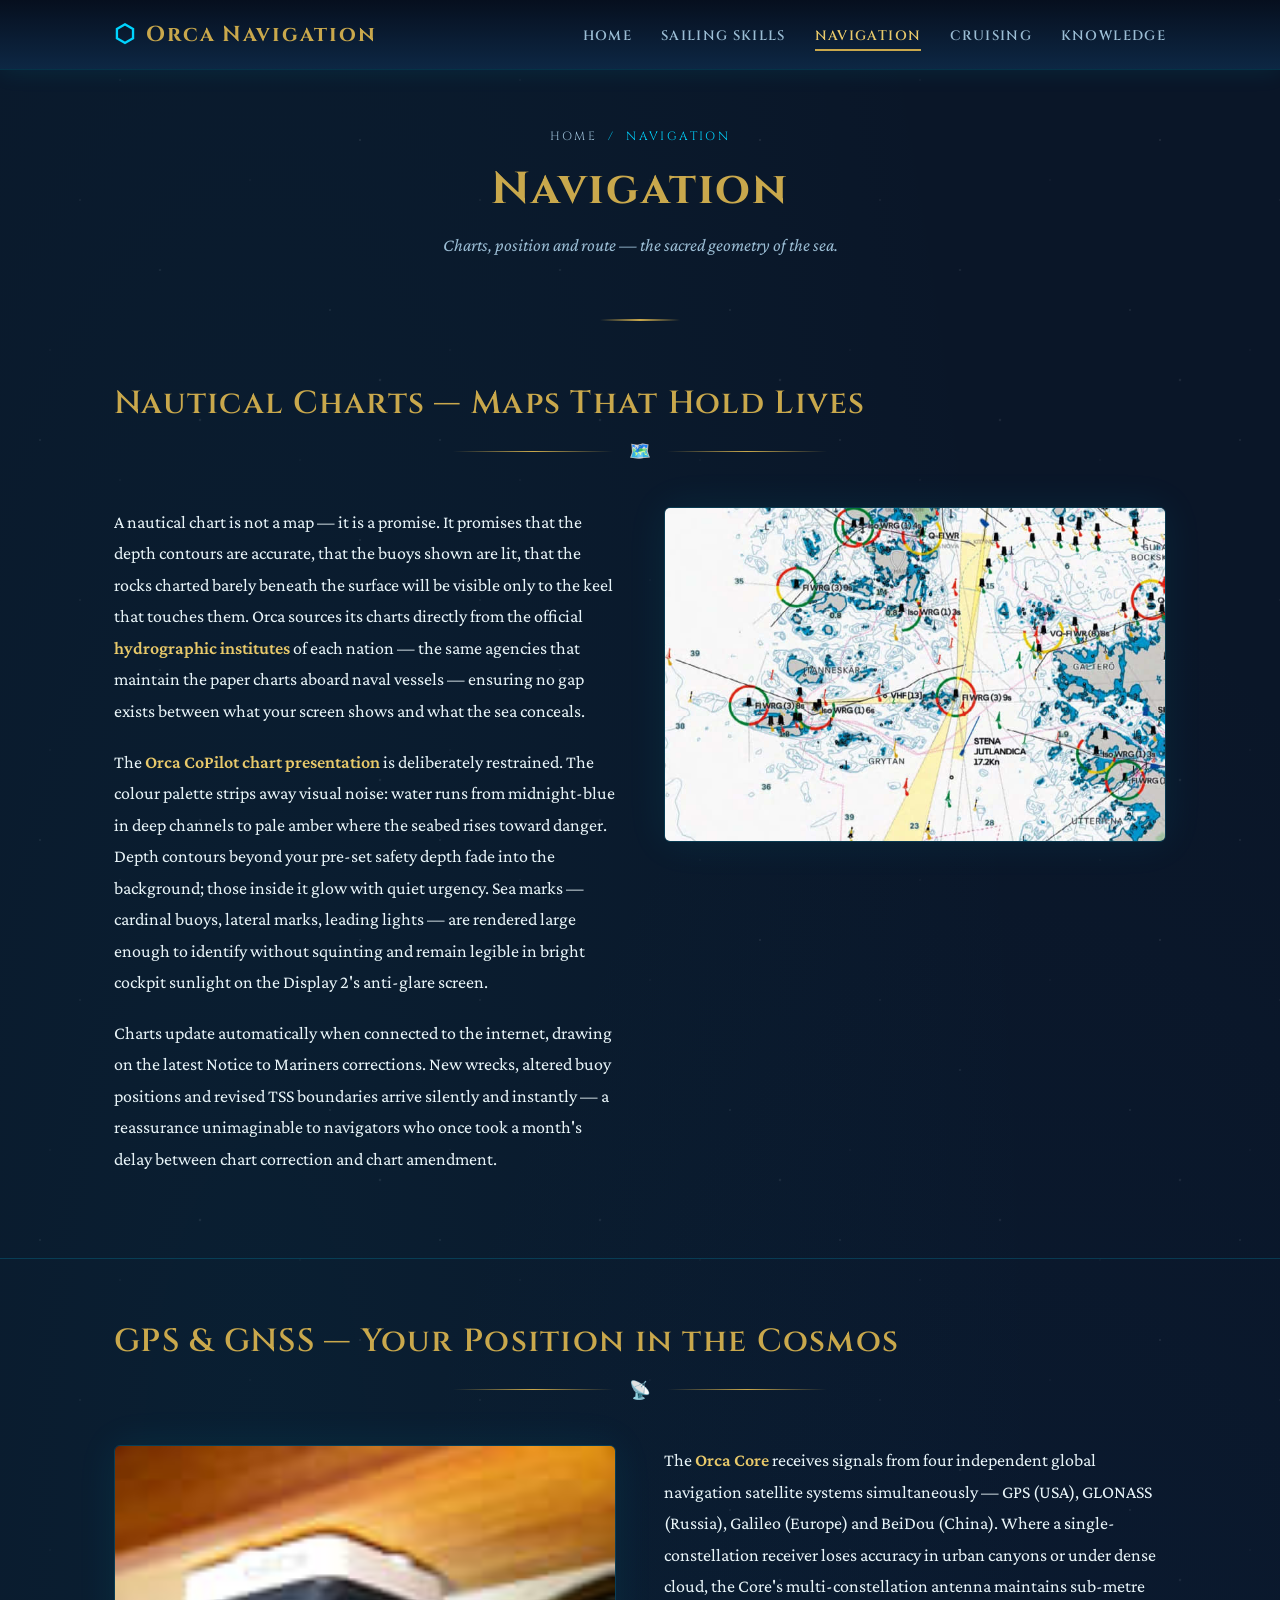
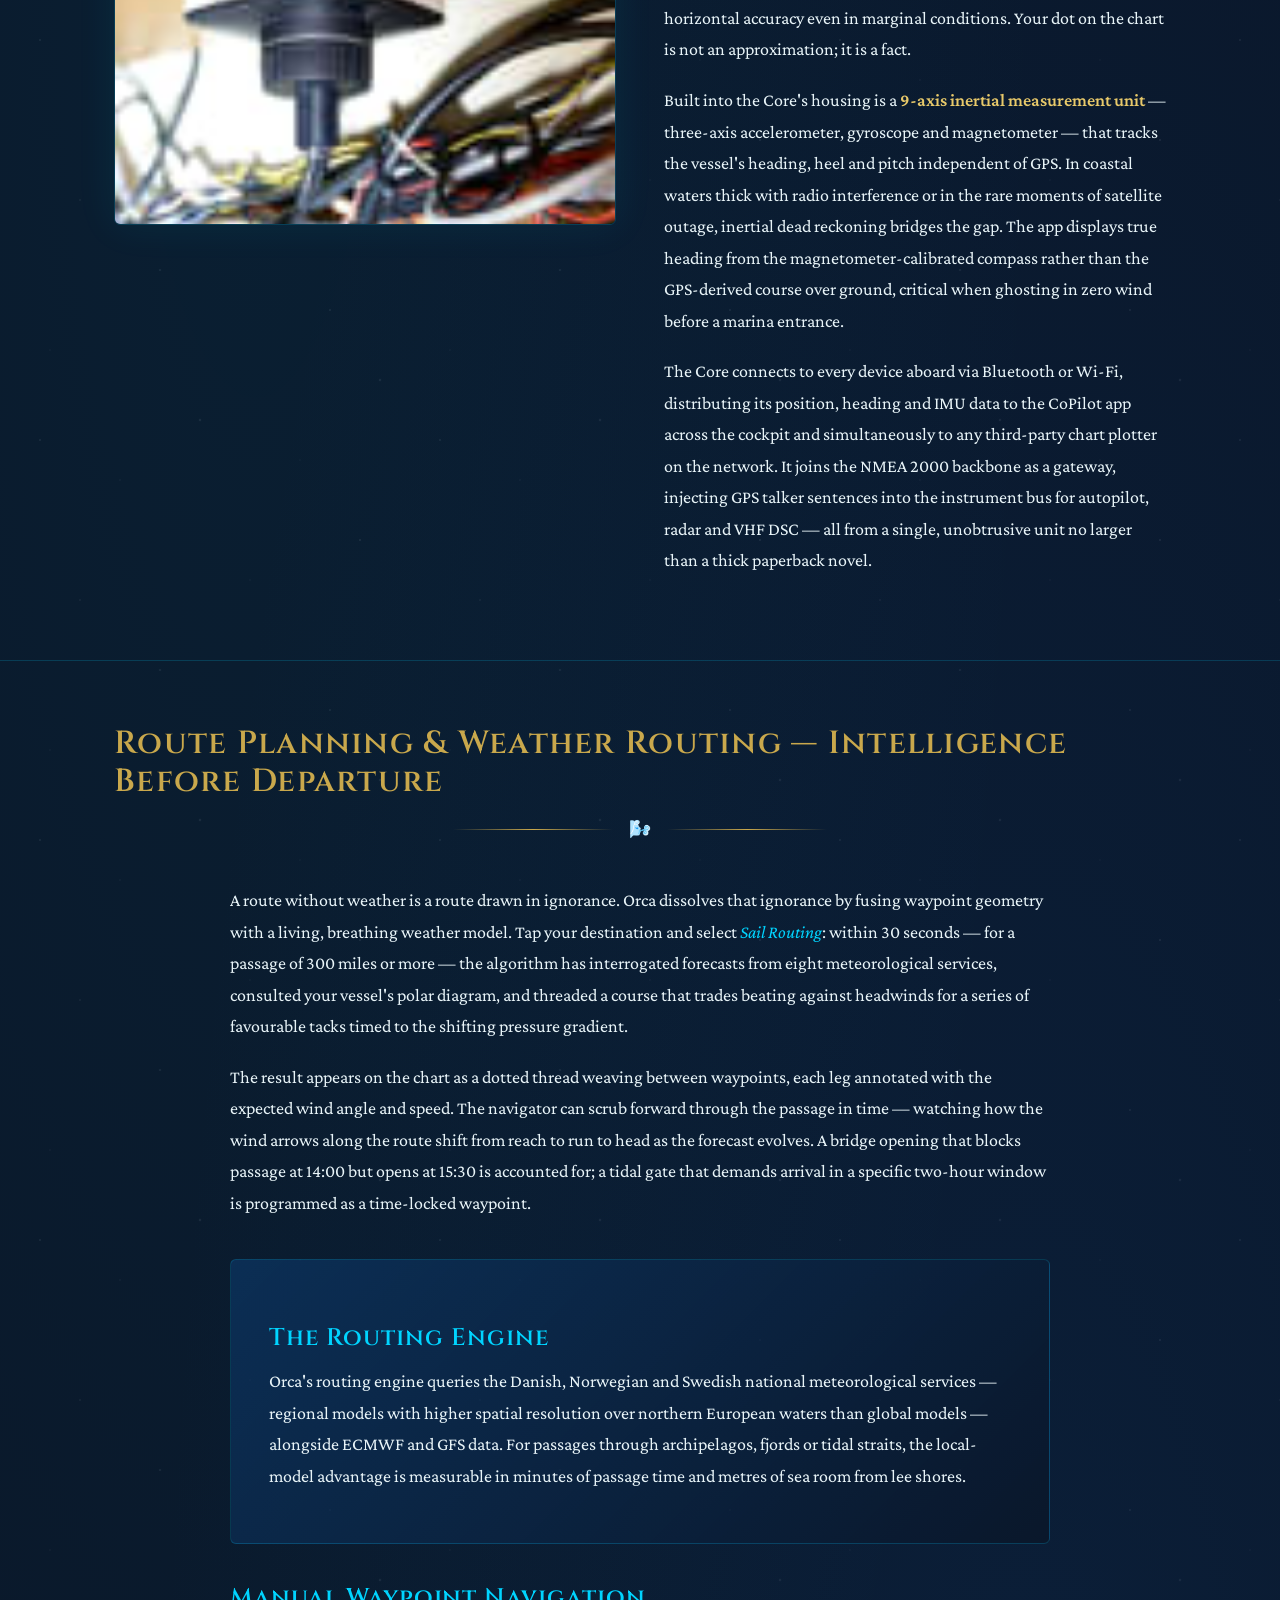
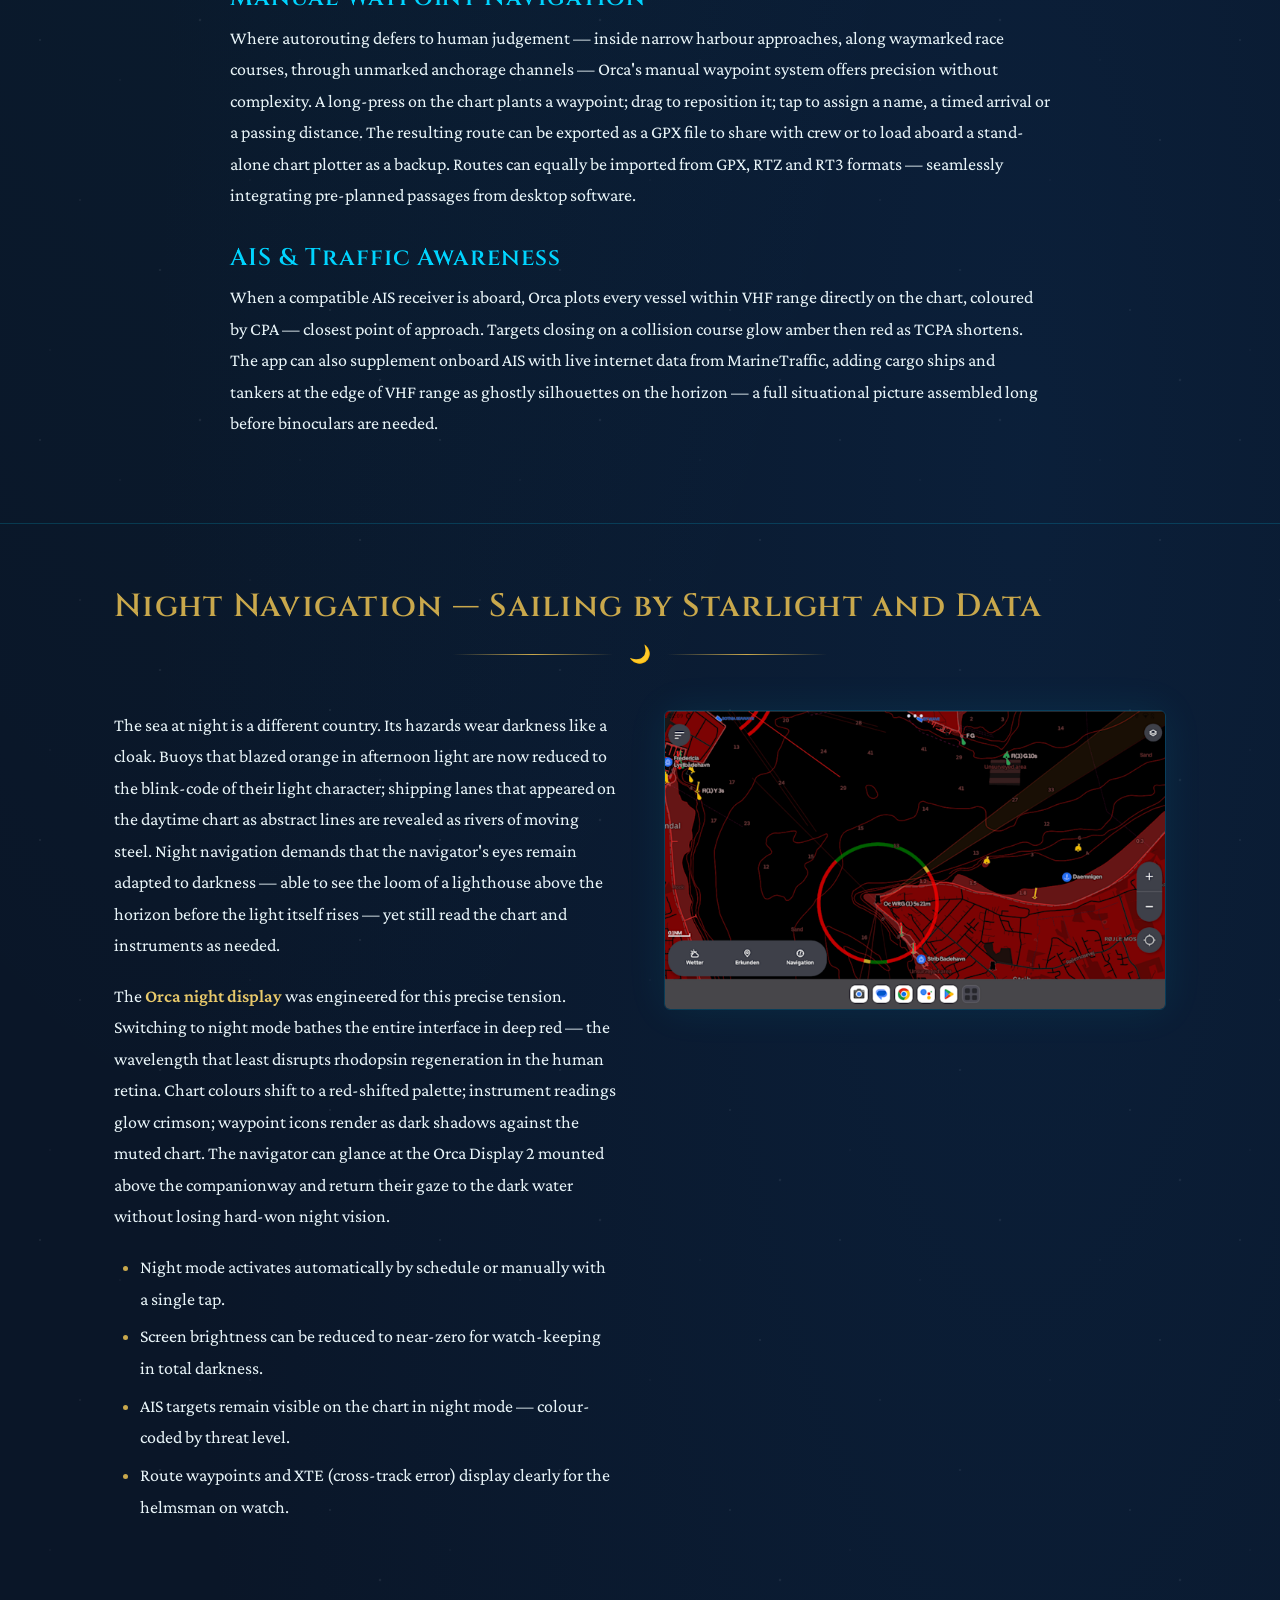
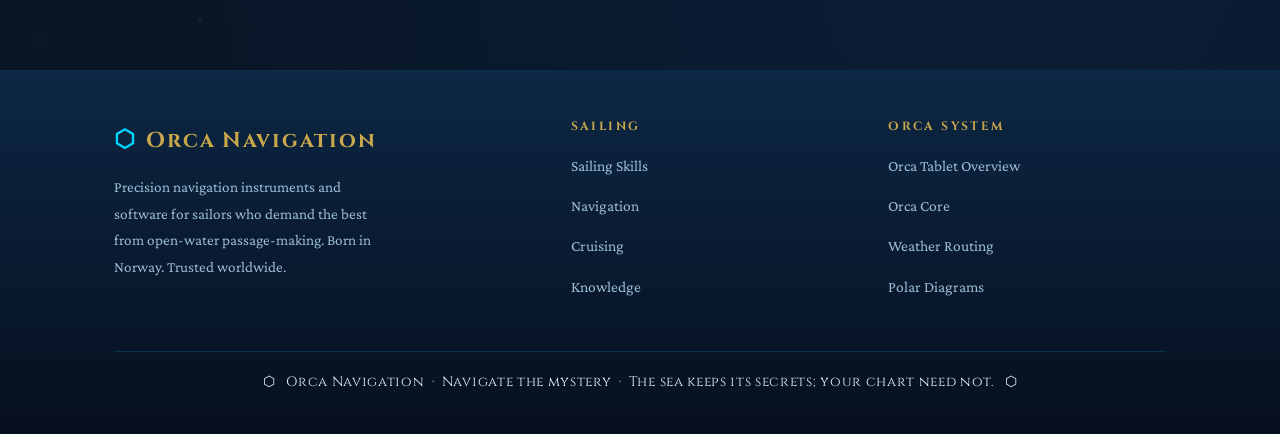
<file: navigation.html>
<!DOCTYPE html>
<html lang="en">
<head>
  <meta charset="UTF-8">
  <meta name="viewport" content="width=device-width, initial-scale=1.0">
  <title>Navigation — Orca Navigation</title>
  <meta name="description" content="Master marine navigation with Orca: chart reading, GPS positioning, intelligent route planning, AIS traffic and autopilot integration on the open sea.">
  <link rel="stylesheet" href="style.css">
</head>
<body>

  <!-- ===== HEADER ===== -->
  <header class="site-header">
    <div class="container">
      <a href="index.html" class="site-logo">
        <span class="logo-icon">⬡</span> Orca Navigation
      </a>
      <button class="nav-toggle" aria-label="Toggle menu" onclick="this.closest('header').querySelector('.site-nav').classList.toggle('open')">☰</button>
      <nav class="site-nav" aria-label="Main navigation">
        <ul>
          <li><a href="index.html">Home</a></li>
          <li><a href="sailing-skills.html">Sailing Skills</a></li>
          <li><a href="navigation.html" class="active">Navigation</a></li>
          <li><a href="cruising.html">Cruising</a></li>
          <li><a href="knowledge.html">Knowledge</a></li>
        </ul>
      </nav>
    </div>
  </header>

  <!-- ===== PAGE HERO ===== -->
  <section class="page-hero">
    <div class="container">
      <p class="breadcrumb"><a href="index.html">Home</a> &nbsp;/&nbsp; Navigation</p>
      <h1>Navigation</h1>
      <p style="color:var(--text-secondary); font-style:italic; margin-top:0.8rem;">Charts, position and route — the sacred geometry of the sea.</p>
    </div>
  </section>

  <!-- ===== SECTION 1: CHARTS ===== -->
  <section class="section">
    <div class="container">
      <h2>Nautical Charts — Maps That Hold Lives</h2>
      <div class="ornament"><span>🗺️</span></div>

      <div class="two-col">
        <div class="prose">
          <p>
            A nautical chart is not a map — it is a promise. It promises that the depth contours are accurate, that the buoys shown are lit, that the rocks charted barely beneath the surface will be visible only to the keel that touches them. Orca sources its charts directly from the official <strong>hydrographic institutes</strong> of each nation — the same agencies that maintain the paper charts aboard naval vessels — ensuring no gap exists between what your screen shows and what the sea conceals.
          </p>
          <p>
            The <strong>Orca CoPilot chart presentation</strong> is deliberately restrained. The colour palette strips away visual noise: water runs from midnight-blue in deep channels to pale amber where the seabed rises toward danger. Depth contours beyond your pre-set safety depth fade into the background; those inside it glow with quiet urgency. Sea marks — cardinal buoys, lateral marks, leading lights — are rendered large enough to identify without squinting and remain legible in bright cockpit sunlight on the Display 2's anti-glare screen.
          </p>
          <p>
            Charts update automatically when connected to the internet, drawing on the latest Notice to Mariners corrections. New wrecks, altered buoy positions and revised TSS boundaries arrive silently and instantly — a reassurance unimaginable to navigators who once took a month's delay between chart correction and chart amendment.
          </p>
        </div>
        <div class="img-frame" style="max-height:420px">
          <img src="the-colour-scheme-of-the-orca-nautical-charts-is-reduced-but-the-sea-marks-are-all-the-easier-to-recognise-3.jpg"
               alt="Orca chart colour scheme showing clear sea marks" loading="lazy">
        </div>
      </div>
    </div>
  </section>

  <!-- ===== SECTION 2: GPS & GNSS ===== -->
  <section class="section" id="orca-core">
    <div class="container">
      <h2>GPS &amp; GNSS — Your Position in the Cosmos</h2>
      <div class="ornament"><span>📡</span></div>

      <div class="two-col">
        <div class="img-frame" style="max-height:380px">
          <img src="gps-compass-and-gateway-the-orca-core-connects-the-app-to-the-instrument-system-via-bluetooth-or-wi-fi-it-supports-nmea-.jpg"
               alt="Orca Core GPS compass and network gateway unit" loading="lazy">
        </div>
        <div class="prose">
          <p>
            The <strong>Orca Core</strong> receives signals from four independent global navigation satellite systems simultaneously — GPS (USA), GLONASS (Russia), Galileo (Europe) and BeiDou (China). Where a single-constellation receiver loses accuracy in urban canyons or under dense cloud, the Core's multi-constellation antenna maintains sub-metre horizontal accuracy even in marginal conditions. Your dot on the chart is not an approximation; it is a fact.
          </p>
          <p>
            Built into the Core's housing is a <strong>9-axis inertial measurement unit</strong> — three-axis accelerometer, gyroscope and magnetometer — that tracks the vessel's heading, heel and pitch independent of GPS. In coastal waters thick with radio interference or in the rare moments of satellite outage, inertial dead reckoning bridges the gap. The app displays true heading from the magnetometer-calibrated compass rather than the GPS-derived course over ground, critical when ghosting in zero wind before a marina entrance.
          </p>
          <p>
            The Core connects to every device aboard via Bluetooth or Wi-Fi, distributing its position, heading and IMU data to the CoPilot app across the cockpit and simultaneously to any third-party chart plotter on the network. It joins the NMEA 2000 backbone as a gateway, injecting GPS talker sentences into the instrument bus for autopilot, radar and VHF DSC — all from a single, unobtrusive unit no larger than a thick paperback novel.
          </p>
        </div>
      </div>
    </div>
  </section>

  <!-- ===== SECTION 3: ROUTE PLANNING ===== -->
  <section class="section" id="weather-routing">
    <div class="container">
      <h2>Route Planning &amp; Weather Routing — Intelligence Before Departure</h2>
      <div class="ornament"><span>🌬️</span></div>

      <div class="prose" style="max-width:820px; margin:0 auto">
        <p>
          A route without weather is a route drawn in ignorance. Orca dissolves that ignorance by fusing waypoint geometry with a living, breathing weather model. Tap your destination and select <em>Sail Routing</em>: within 30 seconds — for a passage of 300 miles or more — the algorithm has interrogated forecasts from eight meteorological services, consulted your vessel's polar diagram, and threaded a course that trades beating against headwinds for a series of favourable tacks timed to the shifting pressure gradient.
        </p>
        <p>
          The result appears on the chart as a dotted thread weaving between waypoints, each leg annotated with the expected wind angle and speed. The navigator can scrub forward through the passage in time — watching how the wind arrows along the route shift from reach to run to head as the forecast evolves. A bridge opening that blocks passage at 14:00 but opens at 15:30 is accounted for; a tidal gate that demands arrival in a specific two-hour window is programmed as a time-locked waypoint.
        </p>

        <div class="highlight-box">
          <h3>The Routing Engine</h3>
          <p>Orca's routing engine queries the Danish, Norwegian and Swedish national meteorological services — regional models with higher spatial resolution over northern European waters than global models — alongside ECMWF and GFS data. For passages through archipelagos, fjords or tidal straits, the local-model advantage is measurable in minutes of passage time and metres of sea room from lee shores.</p>
        </div>

        <h3>Manual Waypoint Navigation</h3>
        <p>
          Where autorouting defers to human judgement — inside narrow harbour approaches, along waymarked race courses, through unmarked anchorage channels — Orca's manual waypoint system offers precision without complexity. A long-press on the chart plants a waypoint; drag to reposition it; tap to assign a name, a timed arrival or a passing distance. The resulting route can be exported as a GPX file to share with crew or to load aboard a stand-alone chart plotter as a backup. Routes can equally be imported from GPX, RTZ and RT3 formats — seamlessly integrating pre-planned passages from desktop software.
        </p>

        <h3>AIS &amp; Traffic Awareness</h3>
        <p>
          When a compatible AIS receiver is aboard, Orca plots every vessel within VHF range directly on the chart, coloured by CPA — closest point of approach. Targets closing on a collision course glow amber then red as TCPA shortens. The app can also supplement onboard AIS with live internet data from MarineTraffic, adding cargo ships and tankers at the edge of VHF range as ghostly silhouettes on the horizon — a full situational picture assembled long before binoculars are needed.
        </p>
      </div>
    </div>
  </section>

  <!-- ===== SECTION 4: NIGHT NAVIGATION ===== -->
  <section class="section">
    <div class="container">
      <h2>Night Navigation — Sailing by Starlight and Data</h2>
      <div class="ornament"><span>🌙</span></div>

      <div class="two-col">
        <div class="prose">
          <p>
            The sea at night is a different country. Its hazards wear darkness like a cloak. Buoys that blazed orange in afternoon light are now reduced to the blink-code of their light character; shipping lanes that appeared on the daytime chart as abstract lines are revealed as rivers of moving steel. Night navigation demands that the navigator's eyes remain adapted to darkness — able to see the loom of a lighthouse above the horizon before the light itself rises — yet still read the chart and instruments as needed.
          </p>
          <p>
            The <strong>Orca night display</strong> was engineered for this precise tension. Switching to night mode bathes the entire interface in deep red — the wavelength that least disrupts rhodopsin regeneration in the human retina. Chart colours shift to a red-shifted palette; instrument readings glow crimson; waypoint icons render as dark shadows against the muted chart. The navigator can glance at the Orca Display 2 mounted above the companionway and return their gaze to the dark water without losing hard-won night vision.
          </p>
          <ul>
            <li>Night mode activates automatically by schedule or manually with a single tap.</li>
            <li>Screen brightness can be reduced to near-zero for watch-keeping in total darkness.</li>
            <li>AIS targets remain visible on the chart in night mode — colour-coded by threat level.</li>
            <li>Route waypoints and XTE (cross-track error) display clearly for the helmsman on watch.</li>
          </ul>
        </div>
        <div class="img-frame" style="max-height:400px">
          <img src="orca-nachtmodus-5.png" alt="Orca night mode — dark red chart display" loading="lazy">
        </div>
      </div>
    </div>
  </section>

  <!-- ===== FOOTER ===== -->
  <footer class="site-footer">
    <div class="container">
      <div class="footer-inner">
        <div class="footer-brand">
          <a href="index.html" class="site-logo"><span class="logo-icon">⬡</span> Orca Navigation</a>
          <p>Precision navigation instruments and software for sailors who demand the best from open-water passage-making. Born in Norway. Trusted worldwide.</p>
        </div>
        <nav class="footer-nav" aria-label="Footer navigation">
          <h4>Sailing</h4>
          <ul>
            <li><a href="sailing-skills.html">Sailing Skills</a></li>
            <li><a href="navigation.html">Navigation</a></li>
            <li><a href="cruising.html">Cruising</a></li>
            <li><a href="knowledge.html">Knowledge</a></li>
          </ul>
        </nav>
        <nav class="footer-nav" aria-label="Footer secondary navigation">
          <h4>Orca System</h4>
          <ul>
            <li><a href="index.html">Orca Tablet Overview</a></li>
            <li><a href="navigation.html#orca-core">Orca Core</a></li>
            <li><a href="navigation.html#weather-routing">Weather Routing</a></li>
            <li><a href="knowledge.html#polar">Polar Diagrams</a></li>
          </ul>
        </nav>
      </div>
      <div class="footer-bottom">
        <p>⬡ &nbsp; Orca Navigation &nbsp;·&nbsp; Navigate the mystery &nbsp;·&nbsp; The sea keeps its secrets; your chart need not. &nbsp; ⬡</p>
      </div>
    </div>
  </footer>

</body>
</html>
</file>
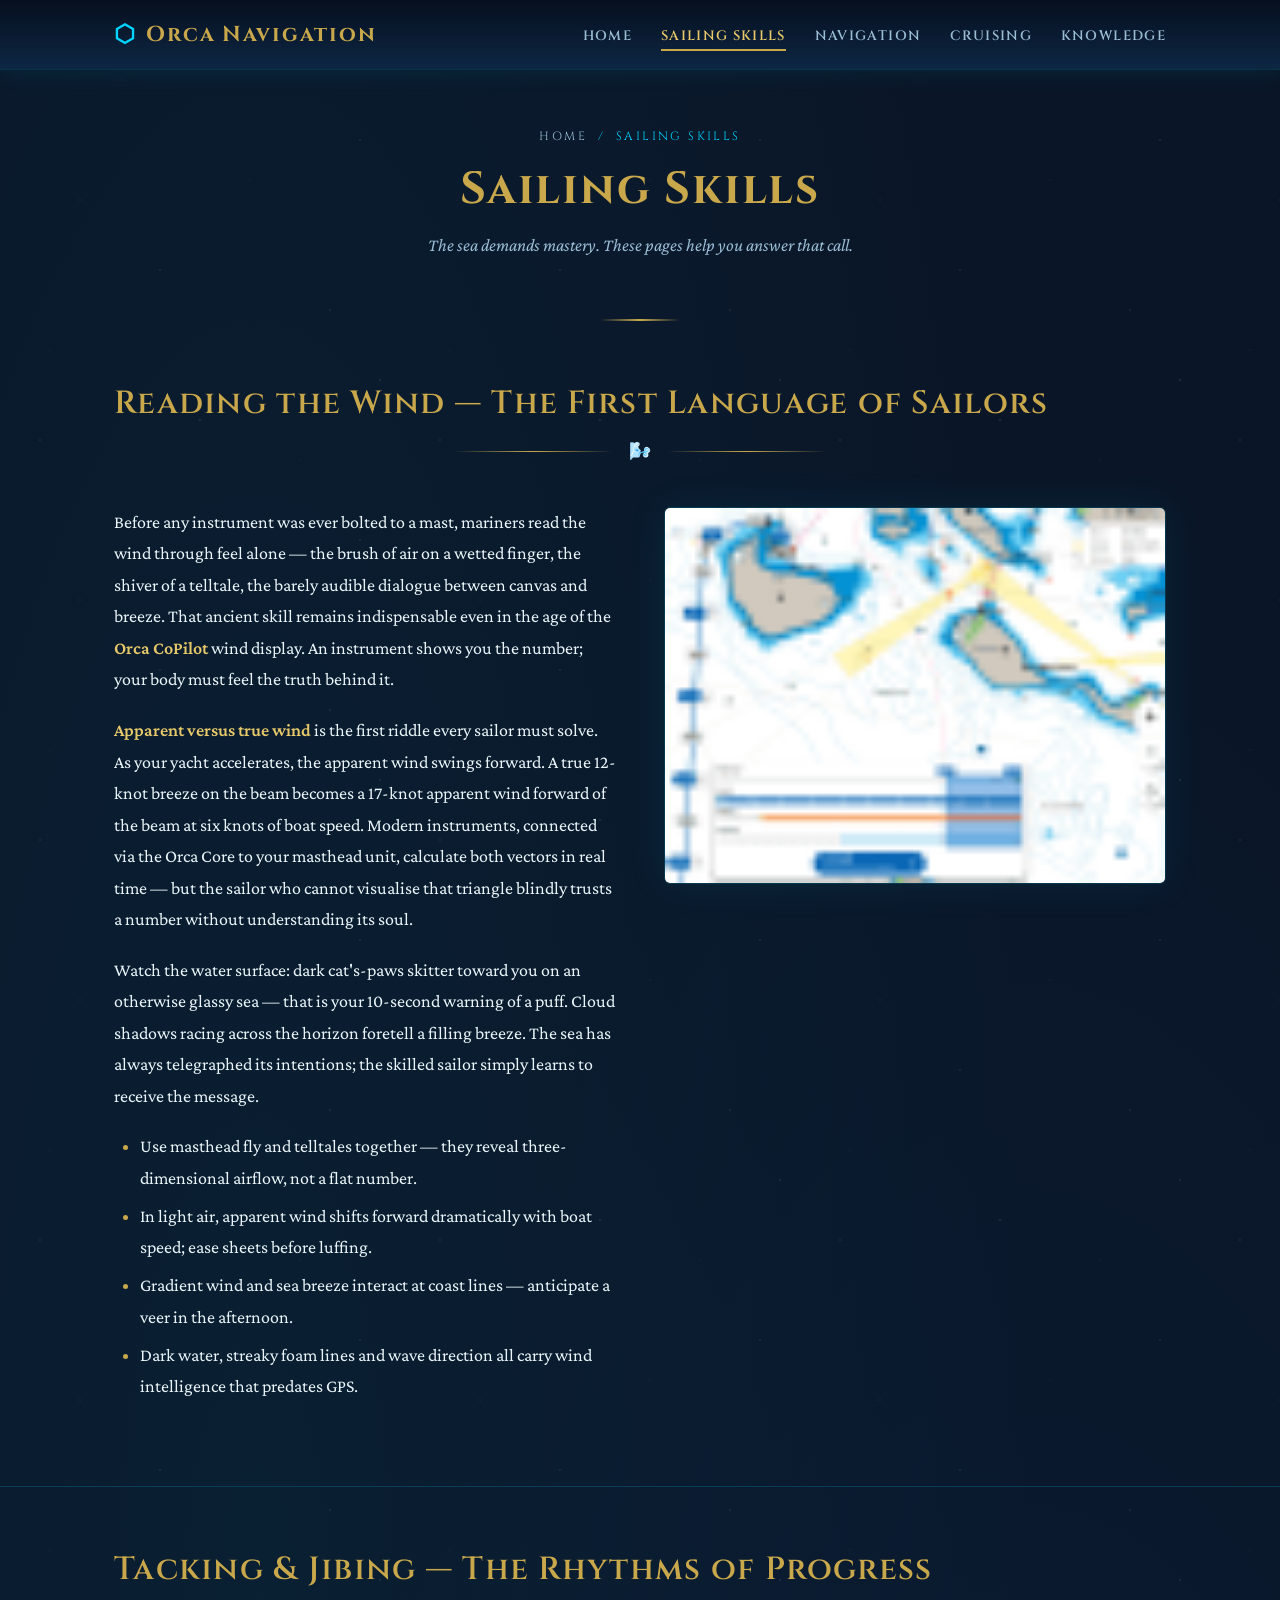
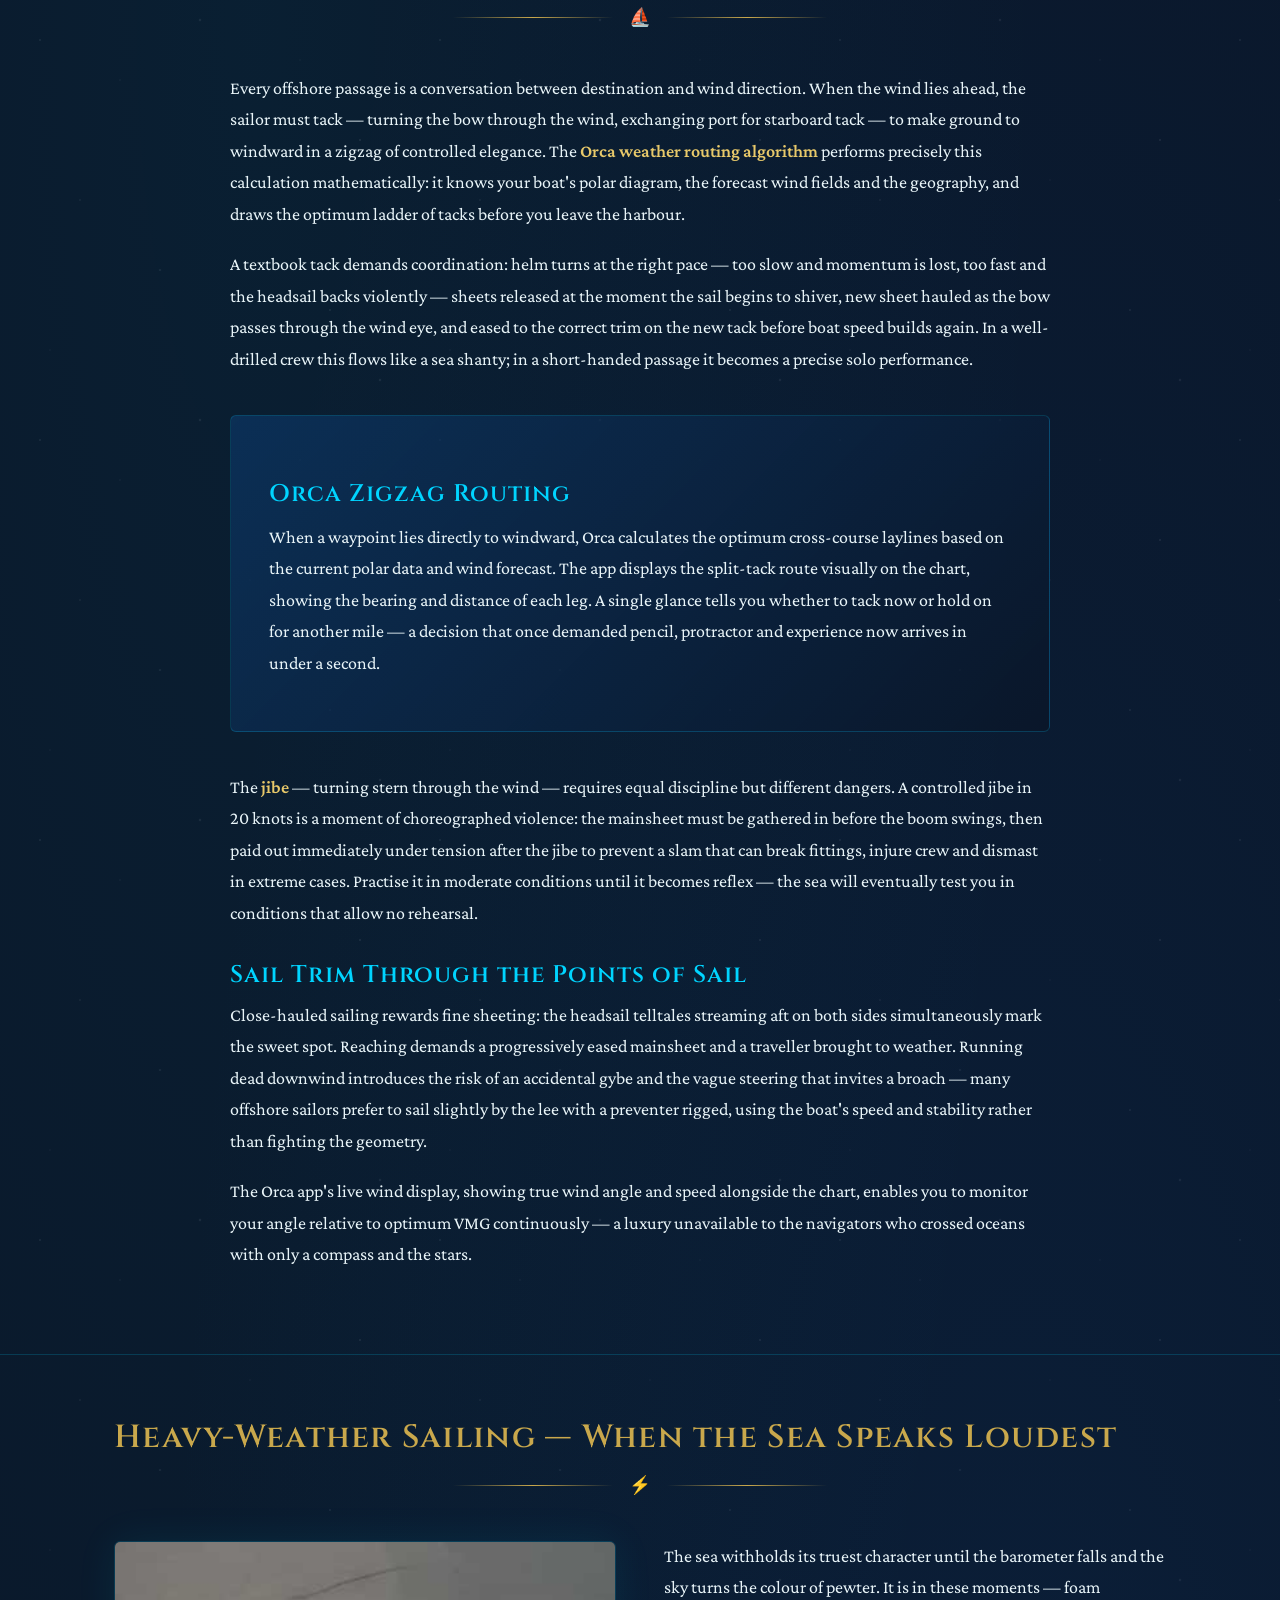
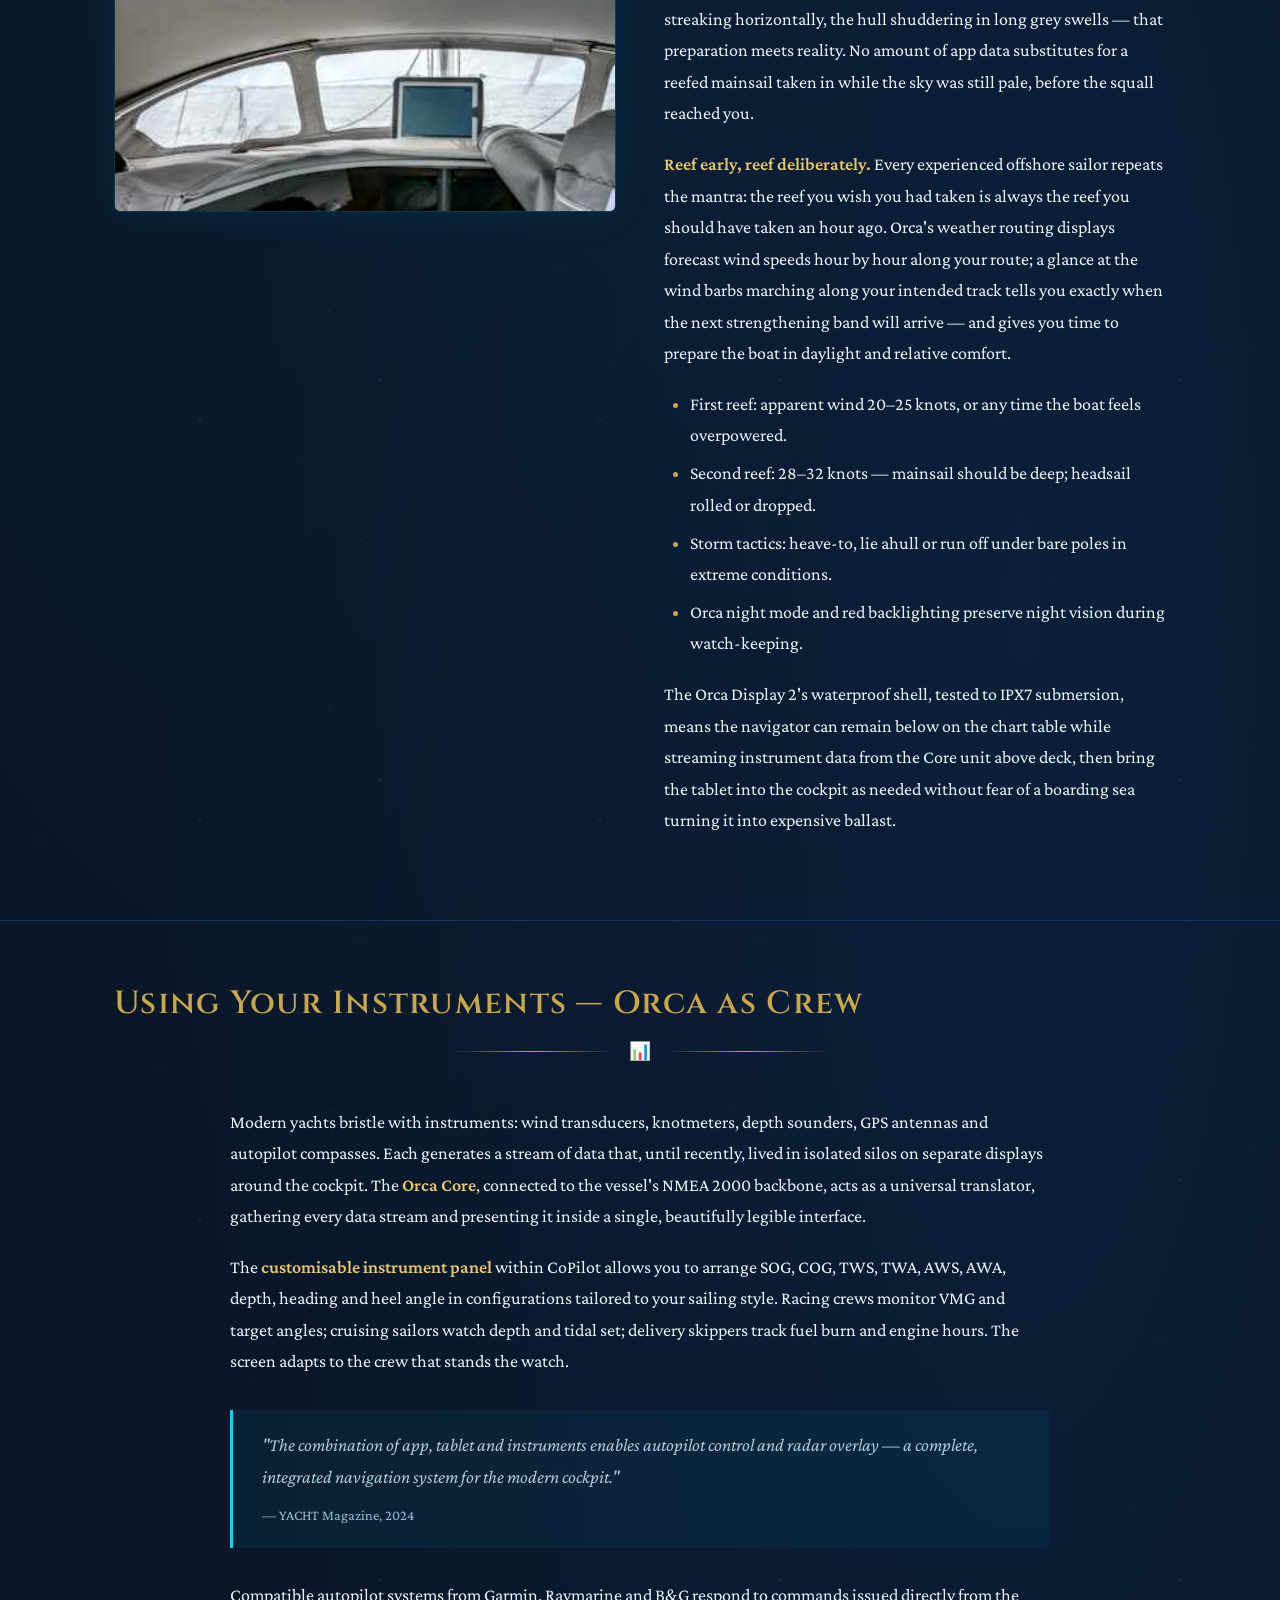
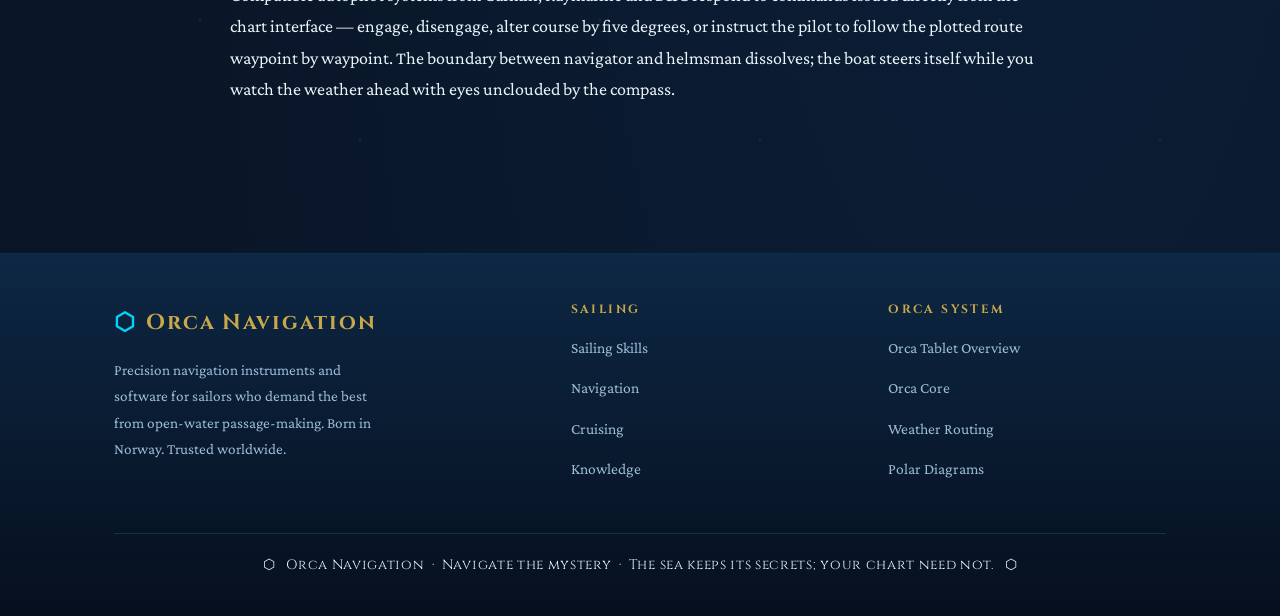
<file: sailing-skills.html>
<!DOCTYPE html>
<html lang="en">
<head>
  <meta charset="UTF-8">
  <meta name="viewport" content="width=device-width, initial-scale=1.0">
  <title>Sailing Skills — Orca Navigation</title>
  <meta name="description" content="Sharpen your sailing skills with guidance on reading wind, perfecting tacks, heavy-weather sailing and using modern navigation instruments at sea.">
  <link rel="stylesheet" href="style.css">
</head>
<body>

  <!-- ===== HEADER ===== -->
  <header class="site-header">
    <div class="container">
      <a href="index.html" class="site-logo">
        <span class="logo-icon">⬡</span> Orca Navigation
      </a>
      <button class="nav-toggle" aria-label="Toggle menu" onclick="this.closest('header').querySelector('.site-nav').classList.toggle('open')">☰</button>
      <nav class="site-nav" aria-label="Main navigation">
        <ul>
          <li><a href="index.html">Home</a></li>
          <li><a href="sailing-skills.html" class="active">Sailing Skills</a></li>
          <li><a href="navigation.html">Navigation</a></li>
          <li><a href="cruising.html">Cruising</a></li>
          <li><a href="knowledge.html">Knowledge</a></li>
        </ul>
      </nav>
    </div>
  </header>

  <!-- ===== PAGE HERO ===== -->
  <section class="page-hero">
    <div class="container">
      <p class="breadcrumb"><a href="index.html">Home</a> &nbsp;/&nbsp; Sailing Skills</p>
      <h1>Sailing Skills</h1>
      <p style="color:var(--text-secondary); font-style:italic; margin-top:0.8rem;">The sea demands mastery. These pages help you answer that call.</p>
    </div>
  </section>

  <!-- ===== SECTION 1: READING THE WIND ===== -->
  <section class="section">
    <div class="container">
      <h2>Reading the Wind — The First Language of Sailors</h2>
      <div class="ornament"><span>🌬️</span></div>

      <div class="two-col">
        <div class="prose">
          <p>
            Before any instrument was ever bolted to a mast, mariners read the wind through feel alone — the brush of air on a wetted finger, the shiver of a telltale, the barely audible dialogue between canvas and breeze. That ancient skill remains indispensable even in the age of the <strong>Orca CoPilot</strong> wind display. An instrument shows you the number; your body must feel the truth behind it.
          </p>
          <p>
            <strong>Apparent versus true wind</strong> is the first riddle every sailor must solve. As your yacht accelerates, the apparent wind swings forward. A true 12-knot breeze on the beam becomes a 17-knot apparent wind forward of the beam at six knots of boat speed. Modern instruments, connected via the Orca Core to your masthead unit, calculate both vectors in real time — but the sailor who cannot visualise that triangle blindly trusts a number without understanding its soul.
          </p>
          <p>
            Watch the water surface: dark cat's-paws skitter toward you on an otherwise glassy sea — that is your 10-second warning of a puff. Cloud shadows racing across the horizon foretell a filling breeze. The sea has always telegraphed its intentions; the skilled sailor simply learns to receive the message.
          </p>
          <ul>
            <li>Use masthead fly and telltales together — they reveal three-dimensional airflow, not a flat number.</li>
            <li>In light air, apparent wind shifts forward dramatically with boat speed; ease sheets before luffing.</li>
            <li>Gradient wind and sea breeze interact at coast lines — anticipate a veer in the afternoon.</li>
            <li>Dark water, streaky foam lines and wave direction all carry wind intelligence that predates GPS.</li>
          </ul>
        </div>
        <div class="img-frame" style="max-height:420px">
          <img src="wind-and-waves-in-the-detailed-view-the-route-can-be-travelled-and-checked-in-advance-with-wind-current-and-swell-displa-1.png"
               alt="Orca app showing wind and wave forecast along a planned route" loading="lazy">
        </div>
      </div>
    </div>
  </section>

  <!-- ===== SECTION 2: TACKING & JIBING ===== -->
  <section class="section">
    <div class="container">
      <h2>Tacking &amp; Jibing — The Rhythms of Progress</h2>
      <div class="ornament"><span>⛵</span></div>

      <div class="prose" style="max-width:820px; margin:0 auto">
        <p>
          Every offshore passage is a conversation between destination and wind direction. When the wind lies ahead, the sailor must tack — turning the bow through the wind, exchanging port for starboard tack — to make ground to windward in a zigzag of controlled elegance. The <strong>Orca weather routing algorithm</strong> performs precisely this calculation mathematically: it knows your boat's polar diagram, the forecast wind fields and the geography, and draws the optimum ladder of tacks before you leave the harbour.
        </p>
        <p>
          A textbook tack demands coordination: helm turns at the right pace — too slow and momentum is lost, too fast and the headsail backs violently — sheets released at the moment the sail begins to shiver, new sheet hauled as the bow passes through the wind eye, and eased to the correct trim on the new tack before boat speed builds again. In a well-drilled crew this flows like a sea shanty; in a short-handed passage it becomes a precise solo performance.
        </p>

        <div class="highlight-box">
          <h3>Orca Zigzag Routing</h3>
          <p>
            When a waypoint lies directly to windward, Orca calculates the optimum cross-course laylines based on the current polar data and wind forecast. The app displays the split-tack route visually on the chart, showing the bearing and distance of each leg. A single glance tells you whether to tack now or hold on for another mile — a decision that once demanded pencil, protractor and experience now arrives in under a second.
          </p>
        </div>

        <p>
          The <strong>jibe</strong> — turning stern through the wind — requires equal discipline but different dangers. A controlled jibe in 20 knots is a moment of choreographed violence: the mainsheet must be gathered in before the boom swings, then paid out immediately under tension after the jibe to prevent a slam that can break fittings, injure crew and dismast in extreme cases. Practise it in moderate conditions until it becomes reflex — the sea will eventually test you in conditions that allow no rehearsal.
        </p>

        <h3>Sail Trim Through the Points of Sail</h3>
        <p>
          Close-hauled sailing rewards fine sheeting: the headsail telltales streaming aft on both sides simultaneously mark the sweet spot. Reaching demands a progressively eased mainsheet and a traveller brought to weather. Running dead downwind introduces the risk of an accidental gybe and the vague steering that invites a broach — many offshore sailors prefer to sail slightly by the lee with a preventer rigged, using the boat's speed and stability rather than fighting the geometry.
        </p>
        <p>
          The Orca app's live wind display, showing true wind angle and speed alongside the chart, enables you to monitor your angle relative to optimum VMG continuously — a luxury unavailable to the navigators who crossed oceans with only a compass and the stars.
        </p>
      </div>
    </div>
  </section>

  <!-- ===== SECTION 3: HEAVY WEATHER ===== -->
  <section class="section">
    <div class="container">
      <h2>Heavy-Weather Sailing — When the Sea Speaks Loudest</h2>
      <div class="ornament"><span>⚡</span></div>

      <div class="two-col">
        <div class="img-frame" style="max-height:400px">
          <img src="p1050748-1536x829-4.jpg" alt="Yacht sailing in challenging conditions offshore" loading="lazy">
        </div>
        <div class="prose">
          <p>
            The sea withholds its truest character until the barometer falls and the sky turns the colour of pewter. It is in these moments — foam streaking horizontally, the hull shuddering in long grey swells — that preparation meets reality. No amount of app data substitutes for a reefed mainsail taken in while the sky was still pale, before the squall reached you.
          </p>
          <p>
            <strong>Reef early, reef deliberately.</strong> Every experienced offshore sailor repeats the mantra: the reef you wish you had taken is always the reef you should have taken an hour ago. Orca's weather routing displays forecast wind speeds hour by hour along your route; a glance at the wind barbs marching along your intended track tells you exactly when the next strengthening band will arrive — and gives you time to prepare the boat in daylight and relative comfort.
          </p>
          <ul>
            <li>First reef: apparent wind 20–25 knots, or any time the boat feels overpowered.</li>
            <li>Second reef: 28–32 knots — mainsail should be deep; headsail rolled or dropped.</li>
            <li>Storm tactics: heave-to, lie ahull or run off under bare poles in extreme conditions.</li>
            <li>Orca night mode and red backlighting preserve night vision during watch-keeping.</li>
          </ul>
          <p>
            The Orca Display 2's waterproof shell, tested to IPX7 submersion, means the navigator can remain below on the chart table while streaming instrument data from the Core unit above deck, then bring the tablet into the cockpit as needed without fear of a boarding sea turning it into expensive ballast.
          </p>
        </div>
      </div>
    </div>
  </section>

  <!-- ===== SECTION 4: INSTRUMENTS & ORCA ===== -->
  <section class="section">
    <div class="container">
      <h2>Using Your Instruments — Orca as Crew</h2>
      <div class="ornament"><span>📊</span></div>

      <div class="prose" style="max-width:820px; margin:0 auto">
        <p>
          Modern yachts bristle with instruments: wind transducers, knotmeters, depth sounders, GPS antennas and autopilot compasses. Each generates a stream of data that, until recently, lived in isolated silos on separate displays around the cockpit. The <strong>Orca Core</strong>, connected to the vessel's NMEA 2000 backbone, acts as a universal translator, gathering every data stream and presenting it inside a single, beautifully legible interface.
        </p>
        <p>
          The <strong>customisable instrument panel</strong> within CoPilot allows you to arrange SOG, COG, TWS, TWA, AWS, AWA, depth, heading and heel angle in configurations tailored to your sailing style. Racing crews monitor VMG and target angles; cruising sailors watch depth and tidal set; delivery skippers track fuel burn and engine hours. The screen adapts to the crew that stands the watch.
        </p>

        <div class="blockquote">
          "The combination of app, tablet and instruments enables autopilot control and radar overlay — a complete, integrated navigation system for the modern cockpit."
          <cite>— YACHT Magazine, 2024</cite>
        </div>

        <p>
          Compatible autopilot systems from Garmin, Raymarine and B&amp;G respond to commands issued directly from the chart interface — engage, disengage, alter course by five degrees, or instruct the pilot to follow the plotted route waypoint by waypoint. The boundary between navigator and helmsman dissolves; the boat steers itself while you watch the weather ahead with eyes unclouded by the compass.
        </p>
      </div>
    </div>
  </section>

  <!-- ===== FOOTER ===== -->
  <footer class="site-footer">
    <div class="container">
      <div class="footer-inner">
        <div class="footer-brand">
          <a href="index.html" class="site-logo"><span class="logo-icon">⬡</span> Orca Navigation</a>
          <p>Precision navigation instruments and software for sailors who demand the best from open-water passage-making. Born in Norway. Trusted worldwide.</p>
        </div>
        <nav class="footer-nav" aria-label="Footer navigation">
          <h4>Sailing</h4>
          <ul>
            <li><a href="sailing-skills.html">Sailing Skills</a></li>
            <li><a href="navigation.html">Navigation</a></li>
            <li><a href="cruising.html">Cruising</a></li>
            <li><a href="knowledge.html">Knowledge</a></li>
          </ul>
        </nav>
        <nav class="footer-nav" aria-label="Footer secondary navigation">
          <h4>Orca System</h4>
          <ul>
            <li><a href="index.html">Orca Tablet Overview</a></li>
            <li><a href="navigation.html#orca-core">Orca Core</a></li>
            <li><a href="navigation.html#weather-routing">Weather Routing</a></li>
            <li><a href="knowledge.html#polar">Polar Diagrams</a></li>
          </ul>
        </nav>
      </div>
      <div class="footer-bottom">
        <p>⬡ &nbsp; Orca Navigation &nbsp;·&nbsp; Navigate the mystery &nbsp;·&nbsp; The sea keeps its secrets; your chart need not. &nbsp; ⬡</p>
      </div>
    </div>
  </footer>

</body>
</html>
</file>
<file: style.css>
/* ============================================================
   Orca Navigation — Mysterious Maritime Style
   Deep ocean palette · Nautical gold · Bioluminescent accents
   ============================================================ */

/* ---------- Google Fonts ---------- */
@import url('https://fonts.googleapis.com/css2?family=Cinzel:wght@400;600;700&family=Crimson+Pro:ital,wght@0,300;0,400;0,600;1,300;1,400&display=swap');

/* ---------- Custom Properties ---------- */
:root {
  --ocean-deep:    #060f1e;
  --ocean-night:   #0a1628;
  --ocean-mid:     #0d2744;
  --ocean-surface: #0d3b6e;
  --biolum:        #00d4ff;
  --biolum-dim:    #0099bb;
  --gold:          #c9a84c;
  --gold-light:    #e8c96a;
  --fog:           #b0c8d8;
  --text-primary:  #e8f4f8;
  --text-secondary:#9bbdd4;
  --card-bg:       rgba(13, 39, 68, 0.75);
  --card-border:   rgba(0, 212, 255, 0.18);
  --header-h:      70px;
  --radius:        6px;
  --transition:    0.3s ease;
}

/* ---------- Reset & Base ---------- */
*, *::before, *::after { box-sizing: border-box; margin: 0; padding: 0; }

html { scroll-behavior: smooth; }

body {
  background-color: var(--ocean-night);
  color: var(--text-primary);
  font-family: 'Crimson Pro', Georgia, serif;
  font-size: 1.125rem;
  line-height: 1.75;
  min-height: 100vh;
  /* Subtle star-field / depth texture */
  background-image:
    radial-gradient(ellipse at 20% 30%, rgba(0, 180, 216, 0.06) 0%, transparent 55%),
    radial-gradient(ellipse at 80% 70%, rgba(13, 59, 110, 0.25) 0%, transparent 60%),
    url("data:image/svg+xml,%3Csvg xmlns='http://www.w3.org/2000/svg' width='400' height='400'%3E%3Ccircle cx='40' cy='40' r='1' fill='%23ffffff' opacity='0.08'/%3E%3Ccircle cx='120' cy='80' r='0.8' fill='%23ffffff' opacity='0.06'/%3E%3Ccircle cx='200' cy='20' r='1.2' fill='%23ffffff' opacity='0.07'/%3E%3Ccircle cx='300' cy='60' r='0.7' fill='%23ffffff' opacity='0.05'/%3E%3Ccircle cx='360' cy='140' r='1' fill='%23ffffff' opacity='0.09'/%3E%3Ccircle cx='80' cy='200' r='0.9' fill='%23ffffff' opacity='0.06'/%3E%3Ccircle cx='160' cy='270' r='1.1' fill='%23ffffff' opacity='0.07'/%3E%3Ccircle cx='250' cy='180' r='0.8' fill='%23ffffff' opacity='0.05'/%3E%3Ccircle cx='330' cy='310' r='1' fill='%23ffffff' opacity='0.08'/%3E%3Ccircle cx='50' cy='350' r='0.7' fill='%23ffffff' opacity='0.06'/%3E%3Ccircle cx='380' cy='380' r='1.2' fill='%23ffffff' opacity='0.07'/%3E%3C/svg%3E");
}

a { color: var(--biolum); text-decoration: none; transition: color var(--transition); }
a:hover { color: var(--gold-light); }

img { max-width: 100%; height: auto; display: block; }

/* ---------- Typography ---------- */
h1, h2, h3, h4 {
  font-family: 'Cinzel', serif;
  color: var(--gold);
  line-height: 1.2;
  letter-spacing: 0.04em;
}

h1 { font-size: clamp(1.8rem, 4vw, 2.8rem); font-weight: 700; }
h2 { font-size: clamp(1.4rem, 3vw, 2rem);   font-weight: 600; }
h3 { font-size: clamp(1.1rem, 2.5vw, 1.5rem); font-weight: 600; }

p { margin-bottom: 1.1em; color: var(--text-primary); }

strong { color: var(--gold-light); font-weight: 600; }
em { color: var(--biolum); font-style: italic; }

/* ---------- Layout Helpers ---------- */
.container {
  max-width: 1100px;
  margin: 0 auto;
  padding: 0 1.5rem;
}

.section { padding: 4rem 0; }
.section + .section { border-top: 1px solid var(--card-border); }

/* ---------- Header ---------- */
.site-header {
  position: sticky;
  top: 0;
  z-index: 100;
  height: var(--header-h);
  background: linear-gradient(180deg, var(--ocean-deep) 0%, var(--ocean-mid) 100%);
  border-bottom: 1px solid var(--card-border);
  box-shadow: 0 2px 24px rgba(0, 212, 255, 0.08);
  display: flex;
  align-items: center;
}

.site-header .container {
  display: flex;
  align-items: center;
  justify-content: space-between;
  width: 100%;
}

.site-logo {
  display: flex;
  align-items: center;
  gap: 0.6rem;
  font-family: 'Cinzel', serif;
  font-size: 1.35rem;
  font-weight: 700;
  color: var(--gold);
  letter-spacing: 0.08em;
  white-space: nowrap;
}

.site-logo .logo-icon {
  font-size: 1.5rem;
  color: var(--biolum);
}

.site-nav ul {
  list-style: none;
  display: flex;
  gap: 1.8rem;
  align-items: center;
}

.site-nav a {
  font-family: 'Cinzel', serif;
  font-size: 0.85rem;
  font-weight: 600;
  letter-spacing: 0.1em;
  text-transform: uppercase;
  color: var(--text-secondary);
  padding: 0.25rem 0;
  border-bottom: 2px solid transparent;
  transition: color var(--transition), border-color var(--transition);
}

.site-nav a:hover,
.site-nav a.active {
  color: var(--gold-light);
  border-bottom-color: var(--gold);
}

/* Hamburger for mobile */
.nav-toggle {
  display: none;
  background: none;
  border: none;
  cursor: pointer;
  padding: 0.4rem;
  color: var(--gold);
  font-size: 1.6rem;
}

/* ---------- Wave Divider ---------- */
.wave-divider {
  width: 100%;
  overflow: hidden;
  line-height: 0;
}

.wave-divider svg { display: block; width: 100%; }

/* ---------- Hero ---------- */
.hero {
  position: relative;
  padding: 5rem 0 4rem;
  text-align: center;
  overflow: hidden;
}

.hero::before {
  content: '';
  position: absolute;
  inset: 0;
  background: radial-gradient(ellipse at 50% 0%, rgba(0, 212, 255, 0.12) 0%, transparent 65%);
  pointer-events: none;
}

.hero-badge {
  display: inline-block;
  font-family: 'Cinzel', serif;
  font-size: 0.72rem;
  letter-spacing: 0.25em;
  text-transform: uppercase;
  color: var(--biolum);
  border: 1px solid var(--biolum-dim);
  border-radius: 20px;
  padding: 0.3rem 1.1rem;
  margin-bottom: 1.4rem;
}

.hero h1 { margin-bottom: 1.2rem; }

.hero-lead {
  font-size: 1.2rem;
  color: var(--text-secondary);
  max-width: 680px;
  margin: 0 auto 2.2rem;
  font-style: italic;
}

.btn {
  display: inline-block;
  font-family: 'Cinzel', serif;
  font-size: 0.85rem;
  font-weight: 600;
  letter-spacing: 0.1em;
  text-transform: uppercase;
  padding: 0.75rem 2rem;
  border-radius: var(--radius);
  transition: all var(--transition);
}

.btn-primary {
  background: var(--gold);
  color: var(--ocean-deep);
  border: 2px solid var(--gold);
}

.btn-primary:hover {
  background: var(--gold-light);
  border-color: var(--gold-light);
  color: var(--ocean-deep);
  box-shadow: 0 0 20px rgba(201, 168, 76, 0.4);
}

.btn-outline {
  background: transparent;
  color: var(--biolum);
  border: 2px solid var(--biolum);
  margin-left: 1rem;
}

.btn-outline:hover {
  background: rgba(0, 212, 255, 0.12);
  color: var(--biolum);
  box-shadow: 0 0 20px rgba(0, 212, 255, 0.25);
}

/* ---------- Feature Grid ---------- */
.features-grid {
  display: grid;
  grid-template-columns: repeat(auto-fit, minmax(240px, 1fr));
  gap: 1.5rem;
  margin-top: 2.5rem;
}

/* ---------- Cards ---------- */
.card {
  background: var(--card-bg);
  border: 1px solid var(--card-border);
  border-radius: var(--radius);
  padding: 1.8rem;
  transition: border-color var(--transition), box-shadow var(--transition), transform var(--transition);
  backdrop-filter: blur(8px);
}

.card:hover {
  border-color: rgba(0, 212, 255, 0.45);
  box-shadow: 0 4px 28px rgba(0, 212, 255, 0.12);
  transform: translateY(-3px);
}

.card-icon {
  font-size: 2rem;
  margin-bottom: 1rem;
  color: var(--biolum);
}

.card h3 { margin-bottom: 0.6rem; font-size: 1.1rem; }
.card p  { font-size: 1rem; color: var(--text-secondary); margin-bottom: 0; }

/* ---------- Section Title ---------- */
.section-title {
  text-align: center;
  margin-bottom: 0.6rem;
}

.section-subtitle {
  text-align: center;
  color: var(--text-secondary);
  font-style: italic;
  font-size: 1.05rem;
  margin-bottom: 3rem;
}

.ornament {
  display: flex;
  align-items: center;
  justify-content: center;
  gap: 1rem;
  margin: 0.8rem auto 2.5rem;
}

.ornament::before,
.ornament::after {
  content: '';
  flex: 1;
  max-width: 160px;
  height: 1px;
  background: linear-gradient(90deg, transparent, var(--gold), transparent);
}

.ornament span {
  color: var(--gold);
  font-size: 1.1rem;
}

/* ---------- Two-column layout ---------- */
.two-col {
  display: grid;
  grid-template-columns: 1fr 1fr;
  gap: 3rem;
  align-items: start;
}

@media (max-width: 768px) { .two-col { grid-template-columns: 1fr; } }

/* ---------- Image box ---------- */
.img-frame {
  border-radius: var(--radius);
  overflow: hidden;
  border: 1px solid var(--card-border);
  box-shadow: 0 0 40px rgba(0, 212, 255, 0.08);
}

.img-frame img { width: 100%; height: 100%; object-fit: cover; }

/* ---------- Spec Table ---------- */
.spec-table {
  width: 100%;
  border-collapse: collapse;
  font-size: 1rem;
  margin-top: 1.5rem;
}

.spec-table th,
.spec-table td {
  padding: 0.75rem 1rem;
  border-bottom: 1px solid var(--card-border);
  text-align: left;
}

.spec-table th {
  font-family: 'Cinzel', serif;
  font-size: 0.8rem;
  letter-spacing: 0.1em;
  text-transform: uppercase;
  color: var(--gold);
  background: rgba(13, 39, 68, 0.5);
}

.spec-table td:first-child { color: var(--text-secondary); width: 40%; }
.spec-table tr:hover td { background: rgba(0, 212, 255, 0.04); }

/* ---------- Quote block ---------- */
.blockquote {
  border-left: 3px solid var(--biolum);
  padding: 1.2rem 1.8rem;
  margin: 2rem 0;
  background: rgba(0, 212, 255, 0.05);
  border-radius: 0 var(--radius) var(--radius) 0;
  font-style: italic;
  font-size: 1.15rem;
  color: var(--fog);
}

.blockquote cite {
  display: block;
  font-size: 0.9rem;
  color: var(--text-secondary);
  font-style: normal;
  margin-top: 0.6rem;
}

/* ---------- Content page prose ---------- */
.prose h2 { margin: 2.5rem 0 0.8rem; }
.prose h3 { margin: 2rem 0 0.6rem; color: var(--biolum); }
.prose p  { margin-bottom: 1.2rem; }
.prose ul, .prose ol {
  padding-left: 1.6rem;
  margin-bottom: 1.2rem;
  color: var(--text-primary);
}
.prose li { margin-bottom: 0.4rem; }
.prose li::marker { color: var(--gold); }

/* ---------- Highlight box ---------- */
.highlight-box {
  background: linear-gradient(135deg, rgba(13, 59, 110, 0.6) 0%, rgba(10, 22, 40, 0.8) 100%);
  border: 1px solid var(--card-border);
  border-radius: var(--radius);
  padding: 2rem 2.4rem;
  margin: 2.5rem 0;
}

.highlight-box h3 { color: var(--biolum); margin-bottom: 0.8rem; }

/* ---------- Page Hero (inner pages) ---------- */
.page-hero {
  padding: 3.5rem 0 2.5rem;
  text-align: center;
  position: relative;
}

.page-hero::after {
  content: '';
  position: absolute;
  bottom: 0;
  left: 50%;
  transform: translateX(-50%);
  width: 80px;
  height: 2px;
  background: linear-gradient(90deg, transparent, var(--gold), transparent);
}

.page-hero .breadcrumb {
  font-family: 'Cinzel', serif;
  font-size: 0.75rem;
  letter-spacing: 0.2em;
  text-transform: uppercase;
  color: var(--biolum);
  margin-bottom: 1rem;
}

.page-hero .breadcrumb a { color: var(--text-secondary); }
.page-hero .breadcrumb a:hover { color: var(--gold); }

/* ---------- Footer ---------- */
.site-footer {
  background: linear-gradient(0deg, var(--ocean-deep) 0%, var(--ocean-mid) 100%);
  border-top: 1px solid var(--card-border);
  padding: 3rem 0 1.5rem;
  margin-top: 4rem;
}

.footer-inner {
  display: grid;
  grid-template-columns: 1.5fr 1fr 1fr;
  gap: 2.5rem;
  margin-bottom: 2.5rem;
}

@media (max-width: 768px) {
  .footer-inner { grid-template-columns: 1fr; gap: 2rem; }
}

.footer-brand .site-logo { margin-bottom: 0.8rem; }
.footer-brand p { font-size: 0.95rem; color: var(--text-secondary); max-width: 280px; }

.footer-nav h4 {
  font-family: 'Cinzel', serif;
  font-size: 0.75rem;
  letter-spacing: 0.2em;
  text-transform: uppercase;
  color: var(--gold);
  margin-bottom: 1rem;
}

.footer-nav ul { list-style: none; }
.footer-nav li { margin-bottom: 0.55rem; }
.footer-nav a {
  color: var(--text-secondary);
  font-size: 0.97rem;
  transition: color var(--transition);
}
.footer-nav a:hover { color: var(--gold-light); }

.footer-bottom {
  border-top: 1px solid var(--card-border);
  padding-top: 1.2rem;
  text-align: center;
  font-size: 0.85rem;
  color: var(--text-secondary);
  font-family: 'Cinzel', serif;
  letter-spacing: 0.05em;
}

/* ---------- Compass Rose decoration ---------- */
.compass-rose {
  width: 80px;
  height: 80px;
  margin: 0 auto 2rem;
  opacity: 0.6;
  animation: spin-slow 60s linear infinite;
}

@keyframes spin-slow { to { transform: rotate(360deg); } }

/* ---------- Responsive ---------- */
@media (max-width: 900px) {
  .site-nav { display: none; }
  .site-nav.open { display: flex; }
  .nav-toggle { display: block; }

  .site-nav {
    position: absolute;
    top: var(--header-h);
    left: 0;
    right: 0;
    background: var(--ocean-deep);
    border-bottom: 1px solid var(--card-border);
    padding: 1.2rem 1.5rem;
    flex-direction: column;
    align-items: flex-start;
    gap: 0;
  }

  .site-nav ul {
    flex-direction: column;
    gap: 0;
    width: 100%;
  }

  .site-nav li { width: 100%; }
  .site-nav a {
    display: block;
    padding: 0.75rem 0;
    border-bottom: 1px solid var(--card-border);
    width: 100%;
  }
}

@media (max-width: 600px) {
  .features-grid { grid-template-columns: 1fr; }
  .btn-outline { margin-left: 0; margin-top: 0.8rem; }
  .hero { padding: 3rem 0 2.5rem; }
}

/* ---------- Utility ---------- */
.text-center { text-align: center; }
.mt-1 { margin-top: 0.5rem; }
.mt-2 { margin-top: 1rem; }
.mt-3 { margin-top: 1.5rem; }
.mb-3 { margin-bottom: 1.5rem; }
.gap-row { display: flex; flex-wrap: wrap; gap: 1rem; align-items: center; justify-content: center; }
</file>
